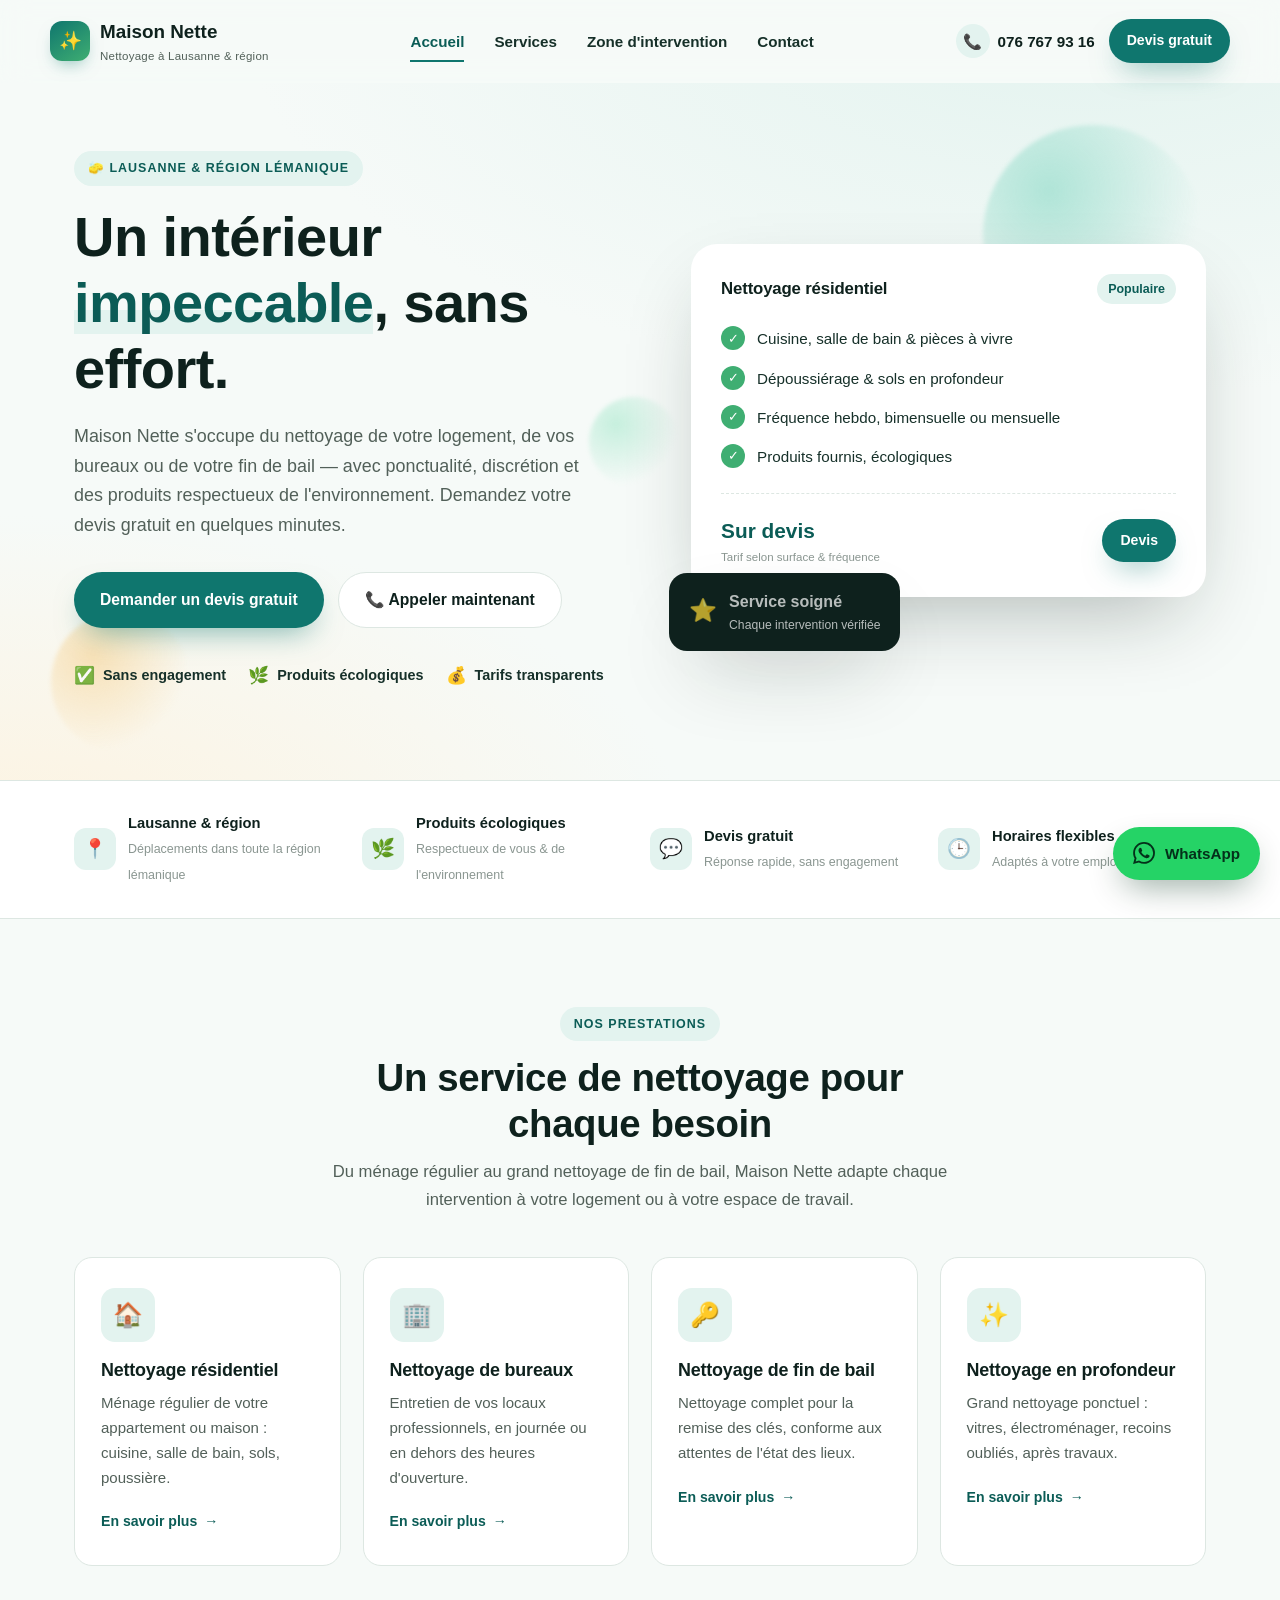
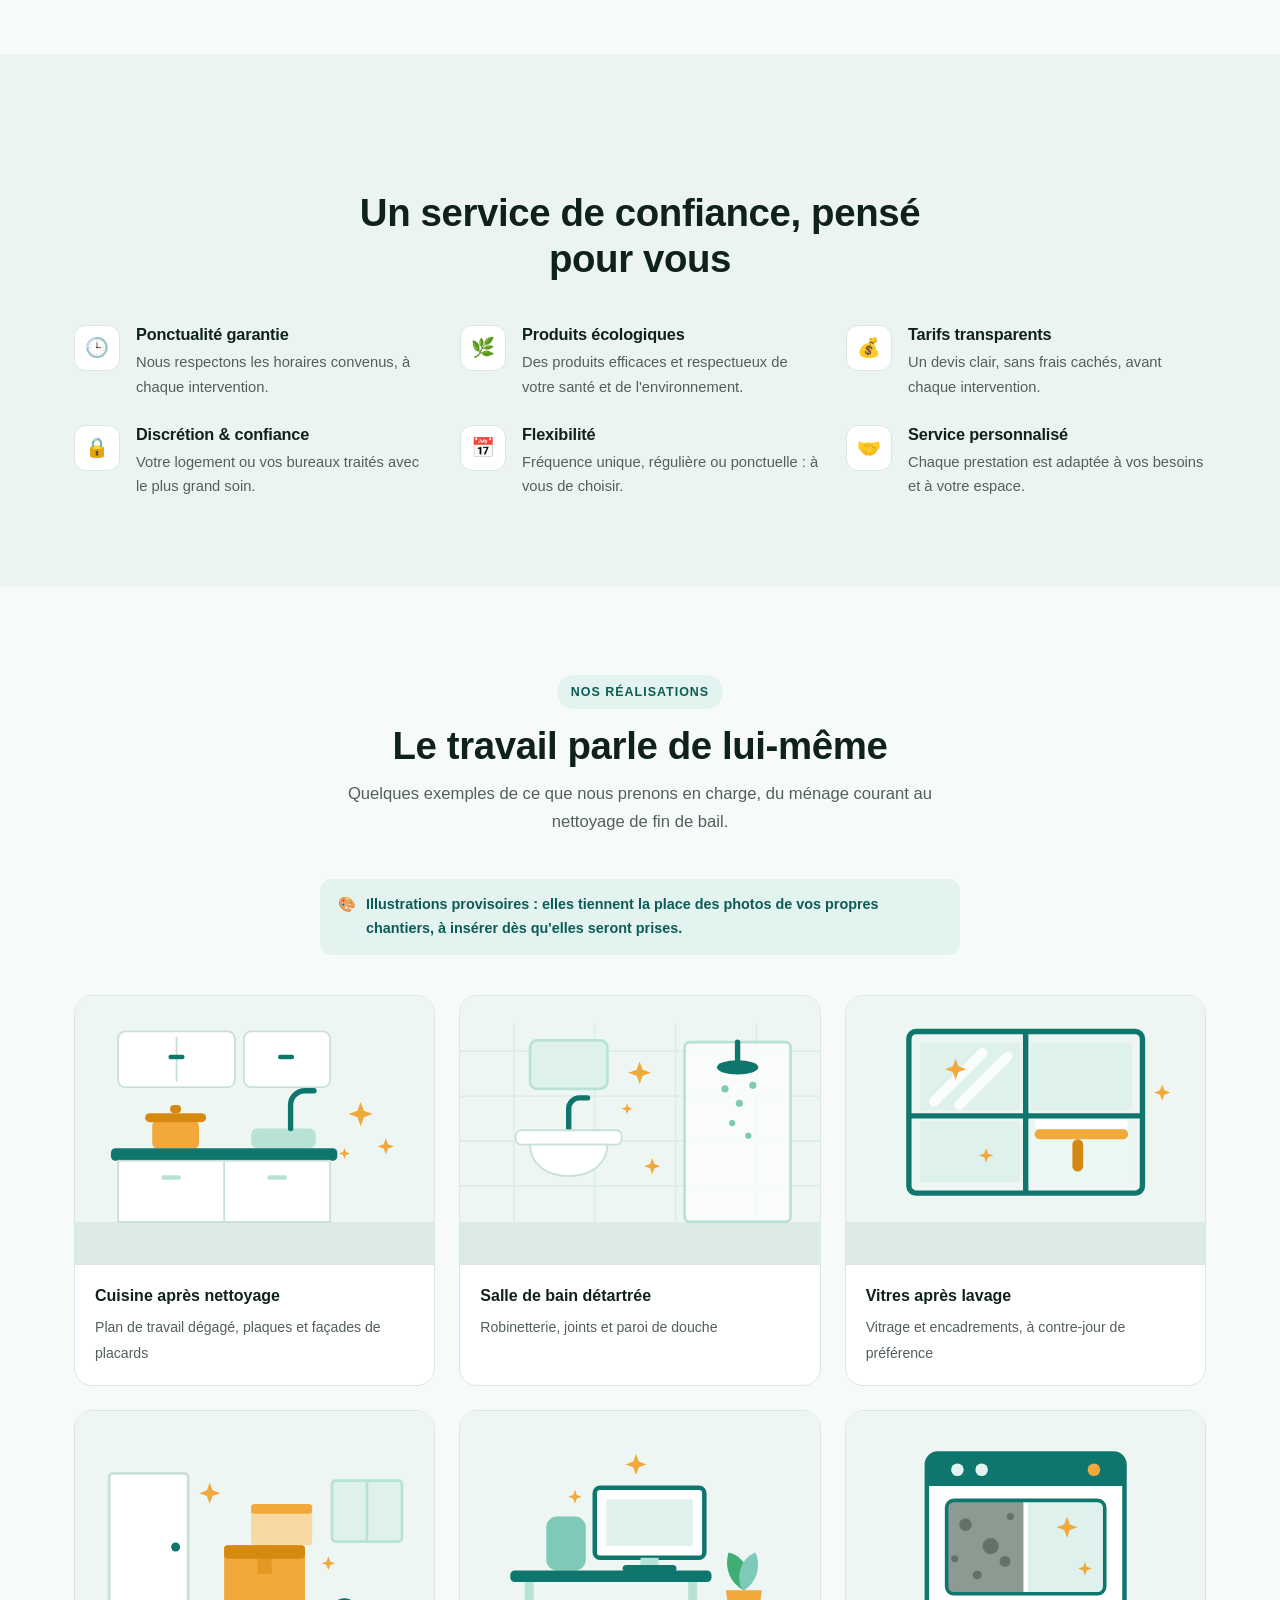
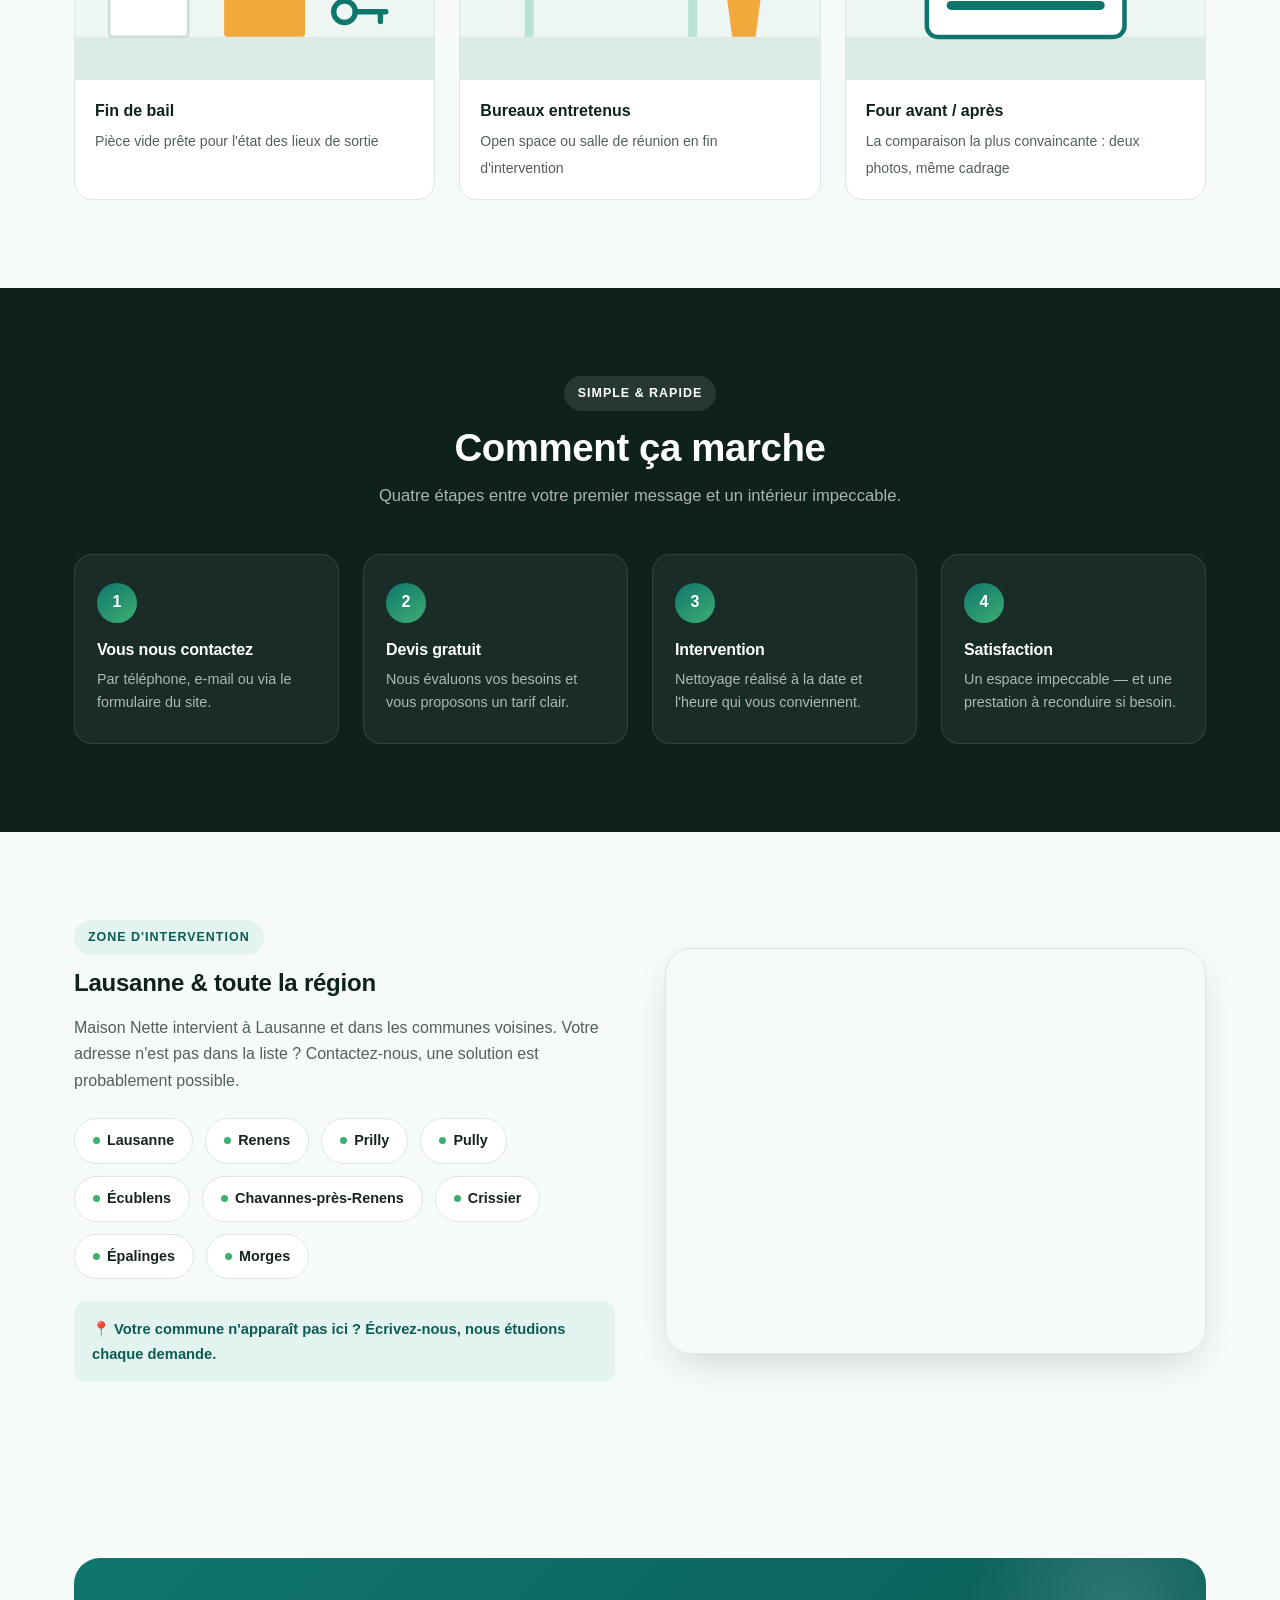
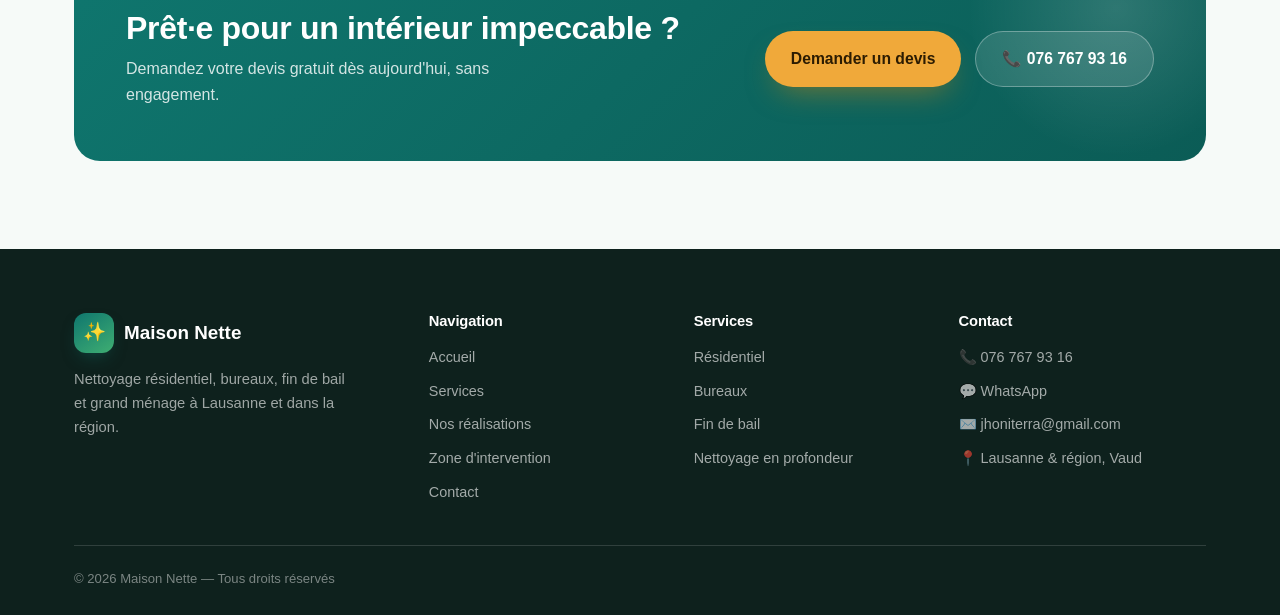
<file: index.html>
<!DOCTYPE html>
<html lang="fr">
<head>
<meta charset="UTF-8" />
<meta name="viewport" content="width=device-width, initial-scale=1" />
<title>Maison Nette — Nettoyage résidentiel &amp; bureaux à Lausanne</title>
<meta name="description" content="Maison Nette : service de nettoyage résidentiel, bureaux, fin de bail et ménage en profondeur à Lausanne et dans la région (Renens, Prilly, Pully, Écublens, Morges). Devis gratuit." />
<link rel="canonical" href="https://jhoniterra-byte.github.io/Supermercados-/" />
<meta property="og:url" content="https://jhoniterra-byte.github.io/Supermercados-/" />
<meta property="og:type" content="website" />
<meta property="og:site_name" content="Maison Nette" />
<meta property="og:locale" content="fr_CH" />
<meta property="og:title" content="Maison Nette — Nettoyage résidentiel &amp; bureaux à Lausanne" />
<meta property="og:description" content="Nettoyage résidentiel, bureaux, fin de bail et grand ménage à Lausanne et dans la région. Devis gratuit, sans engagement." />
<meta name="twitter:card" content="summary" />
<script type="application/ld+json">
{
  "@context": "https://schema.org",
  "@type": "HouseCleaningService",
  "name": "Maison Nette",
  "description": "Nettoyage résidentiel, bureaux, fin de bail et nettoyage en profondeur à Lausanne et dans la région lémanique.",
  "telephone": "+41767679316",
  "email": "jhoniterra@gmail.com",
  "address": { "@type": "PostalAddress", "addressLocality": "Lausanne", "addressRegion": "VD", "addressCountry": "CH" },
  "areaServed": [
    { "@type": "City", "name": "Lausanne" }, { "@type": "City", "name": "Renens" },
    { "@type": "City", "name": "Prilly" }, { "@type": "City", "name": "Pully" },
    { "@type": "City", "name": "Écublens" }, { "@type": "City", "name": "Chavannes-près-Renens" },
    { "@type": "City", "name": "Crissier" }, { "@type": "City", "name": "Épalinges" },
    { "@type": "City", "name": "Morges" }
  ],
  "openingHoursSpecification": [
    { "@type": "OpeningHoursSpecification",
      "dayOfWeek": ["Monday","Tuesday","Wednesday","Thursday","Friday"],
      "opens": "08:00", "closes": "18:00" },
    { "@type": "OpeningHoursSpecification", "dayOfWeek": "Saturday", "opens": "09:00", "closes": "13:00" }
  ]
}
</script>
<script>document.documentElement.classList.add("js");</script>
<link rel="stylesheet" href="assets/css/style.css" />
</head>
<body>

<div class="scroll-progress"></div>

<header class="site-header">
  <div class="wrap header-inner">
    <a href="index.html" class="brand">
      <span class="brand-mark">✨</span>
      <span>Maison Nette<small>Nettoyage à Lausanne &amp; région</small></span>
    </a>

    <nav class="main-nav">
      <a href="index.html" class="active">Accueil</a>
      <a href="services.html">Services</a>
      <a href="index.html#zone">Zone d'intervention</a>
      <a href="contact.html">Contact</a>
    </nav>

    <div class="header-actions">
      <a class="header-phone" href="tel:+41767679316">
        <span class="ico">📞</span>
        <span class="text">076 767 93 16</span>
      </a>
      <a class="btn btn-primary btn-sm" href="contact.html">Devis gratuit</a>
      <button class="menu-toggle" aria-label="Ouvrir le menu"><span></span></button>
    </div>
  </div>
</header>

<main>

  <!-- ============================================================ Hero -->
  <section class="hero">
    <div class="hero-bg"></div>
    <span class="orb orb1"></span>
    <span class="orb orb2"></span>
    <span class="orb orb3"></span>

    <div class="wrap hero-grid">
      <div class="hero-copy">
        <span class="eyebrow" data-reveal>🧽 Lausanne &amp; région lémanique</span>
        <h1 data-reveal style="--d:80ms">Un intérieur <em>impeccable</em>, sans effort.</h1>
        <p data-reveal style="--d:140ms">
          Maison Nette s'occupe du nettoyage de votre logement, de vos bureaux ou de votre
          fin de bail — avec ponctualité, discrétion et des produits respectueux de
          l'environnement. Demandez votre devis gratuit en quelques minutes.
        </p>

        <div class="hero-cta" data-reveal style="--d:200ms">
          <a class="btn btn-primary" href="contact.html">Demander un devis gratuit</a>
          <a class="btn btn-ghost" href="tel:+41767679316">📞 Appeler maintenant</a>
        </div>

        <ul class="hero-trust" data-reveal style="--d:260ms">
          <li><span class="ico">✅</span> Sans engagement</li>
          <li><span class="ico">🌿</span> Produits écologiques</li>
          <li><span class="ico">💰</span> Tarifs transparents</li>
        </ul>
      </div>

      <div class="hero-visual" data-reveal style="--d:180ms">
        <div class="hero-card">
          <div class="hero-card-head">
            <h3>Nettoyage résidentiel</h3>
            <span>Populaire</span>
          </div>
          <ul class="hero-check-list">
            <li><span class="tick">✓</span> Cuisine, salle de bain &amp; pièces à vivre</li>
            <li><span class="tick">✓</span> Dépoussiérage &amp; sols en profondeur</li>
            <li><span class="tick">✓</span> Fréquence hebdo, bimensuelle ou mensuelle</li>
            <li><span class="tick">✓</span> Produits fournis, écologiques</li>
          </ul>
          <div class="hero-card-foot">
            <div class="price">Sur devis<small>Tarif selon surface &amp; fréquence</small></div>
            <a class="btn btn-primary btn-sm" href="contact.html?service=residentiel">Devis</a>
          </div>
        </div>
        <div class="floating-badge">
          <span class="ico">⭐</span>
          <span><strong>Service soigné</strong><span>Chaque intervention vérifiée</span></span>
        </div>
      </div>
    </div>
  </section>

  <!-- ---------------------------------------------------------- Atouts -->
  <section class="trust-strip">
    <div class="wrap">
      <div class="trust-item" data-reveal>
        <span class="ico">📍</span>
        <span><strong>Lausanne &amp; région</strong><small>Déplacements dans toute la région lémanique</small></span>
      </div>
      <div class="trust-item" data-reveal style="--d:60ms">
        <span class="ico">🌿</span>
        <span><strong>Produits écologiques</strong><small>Respectueux de vous &amp; de l'environnement</small></span>
      </div>
      <div class="trust-item" data-reveal style="--d:120ms">
        <span class="ico">💬</span>
        <span><strong>Devis gratuit</strong><small>Réponse rapide, sans engagement</small></span>
      </div>
      <div class="trust-item" data-reveal style="--d:180ms">
        <span class="ico">🕒</span>
        <span><strong>Horaires flexibles</strong><small>Adaptés à votre emploi du temps</small></span>
      </div>
    </div>
  </section>

  <!-- -------------------------------------------------------- Services -->
  <section class="section" id="services">
    <div class="wrap">
      <div class="section-head center">
        <span class="eyebrow" data-reveal>Nos prestations</span>
        <h2 data-reveal style="--d:60ms">Un service de nettoyage pour chaque besoin</h2>
        <p data-reveal style="--d:100ms">
          Du ménage régulier au grand nettoyage de fin de bail, Maison Nette adapte chaque
          intervention à votre logement ou à votre espace de travail.
        </p>
      </div>

      <div class="service-grid" data-stagger="80">
        <a class="service-card" href="services.html#residentiel" data-reveal>
          <span class="service-ico">🏠</span>
          <h3>Nettoyage résidentiel</h3>
          <p>Ménage régulier de votre appartement ou maison : cuisine, salle de bain, sols, poussière.</p>
          <span class="service-link">En savoir plus <span class="arrow">→</span></span>
        </a>

        <a class="service-card" href="services.html#bureaux" data-reveal>
          <span class="service-ico">🏢</span>
          <h3>Nettoyage de bureaux</h3>
          <p>Entretien de vos locaux professionnels, en journée ou en dehors des heures d'ouverture.</p>
          <span class="service-link">En savoir plus <span class="arrow">→</span></span>
        </a>

        <a class="service-card" href="services.html#fin-de-bail" data-reveal>
          <span class="service-ico">🔑</span>
          <h3>Nettoyage de fin de bail</h3>
          <p>Nettoyage complet pour la remise des clés, conforme aux attentes de l'état des lieux.</p>
          <span class="service-link">En savoir plus <span class="arrow">→</span></span>
        </a>

        <a class="service-card" href="services.html#profond" data-reveal>
          <span class="service-ico">✨</span>
          <h3>Nettoyage en profondeur</h3>
          <p>Grand nettoyage ponctuel : vitres, électroménager, recoins oubliés, après travaux.</p>
          <span class="service-link">En savoir plus <span class="arrow">→</span></span>
        </a>
      </div>
    </div>
  </section>

  <!-- ---------------------------------------------------------- Pourquoi -->
  <section class="section" style="background:var(--paper-deep)">
    <div class="wrap">
      <div class="section-head center">
        <span class="eyebrow" data-reveal>Pourquoi Maison Nette</span>
        <h2 data-reveal style="--d:60ms">Un service de confiance, pensé pour vous</h2>
      </div>

      <div class="feature-grid" data-stagger="70">
        <div class="feature-card" data-reveal>
          <span class="feature-ico">🕒</span>
          <div><h3>Ponctualité garantie</h3><p>Nous respectons les horaires convenus, à chaque intervention.</p></div>
        </div>
        <div class="feature-card" data-reveal>
          <span class="feature-ico">🌿</span>
          <div><h3>Produits écologiques</h3><p>Des produits efficaces et respectueux de votre santé et de l'environnement.</p></div>
        </div>
        <div class="feature-card" data-reveal>
          <span class="feature-ico">💰</span>
          <div><h3>Tarifs transparents</h3><p>Un devis clair, sans frais cachés, avant chaque intervention.</p></div>
        </div>
        <div class="feature-card" data-reveal>
          <span class="feature-ico">🔒</span>
          <div><h3>Discrétion &amp; confiance</h3><p>Votre logement ou vos bureaux traités avec le plus grand soin.</p></div>
        </div>
        <div class="feature-card" data-reveal>
          <span class="feature-ico">📅</span>
          <div><h3>Flexibilité</h3><p>Fréquence unique, régulière ou ponctuelle : à vous de choisir.</p></div>
        </div>
        <div class="feature-card" data-reveal>
          <span class="feature-ico">🤝</span>
          <div><h3>Service personnalisé</h3><p>Chaque prestation est adaptée à vos besoins et à votre espace.</p></div>
        </div>
      </div>
    </div>
  </section>

  <!-- --------------------------------------------------- Nos réalisations -->
  <section class="section" id="realisations">
    <div class="wrap">
      <div class="section-head center">
        <span class="eyebrow" data-reveal>Nos réalisations</span>
        <h2 data-reveal style="--d:60ms">Le travail parle de lui-même</h2>
        <p data-reveal style="--d:100ms">
          Quelques exemples de ce que nous prenons en charge, du ménage courant
          au nettoyage de fin de bail.
        </p>
      </div>

      <p class="gallery-note" data-reveal>
        <span aria-hidden="true">🎨</span>
        <span>Illustrations provisoires : elles tiennent la place des photos
        de vos propres chantiers, à insérer dès qu'elles seront prises.</span>
      </p>

      <div class="gallery" data-stagger="70">
        <figure class="shot" data-reveal>
          <div class="shot-frame"><svg viewBox="0 0 400 300" role="img" aria-label="Illustration d'une cuisine nettoyée" preserveAspectRatio="xMidYMid slice"><rect width="400" height="300" fill="#eef6f3"/><rect y="252" width="400" height="48" fill="#dcebe5"/><rect x="48" y="40" width="130" height="62" rx="8" fill="#ffffff" stroke="#c8e0d8" stroke-width="2"/><rect x="188" y="40" width="96" height="62" rx="8" fill="#ffffff" stroke="#c8e0d8" stroke-width="2"/><line x1="113" y1="46" x2="113" y2="96" stroke="#c8e0d8" stroke-width="2"/><rect x="104" y="66" width="18" height="5" rx="2.5" fill="#0f766e"/><rect x="226" y="66" width="18" height="5" rx="2.5" fill="#0f766e"/><rect x="196" y="148" width="72" height="22" rx="7" fill="#b9e2d6"/><path d="M240 148v-26a16 16 0 0 1 16-16h10" fill="none" stroke="#0f766e" stroke-width="6" stroke-linecap="round"/><rect x="86" y="140" width="52" height="30" rx="5" fill="#f0a93a"/><rect x="78" y="131" width="68" height="10" rx="5" fill="#d6890f"/><rect x="106" y="122" width="12" height="9" rx="4" fill="#d6890f"/><rect x="40" y="170" width="252" height="14" rx="5" fill="#0f766e"/><rect x="48" y="184" width="236" height="68" fill="#ffffff" stroke="#c8e0d8" stroke-width="2"/><line x1="166" y1="184" x2="166" y2="252" stroke="#c8e0d8" stroke-width="2"/><rect x="96" y="200" width="22" height="5" rx="2.5" fill="#b9e2d6"/><rect x="214" y="200" width="22" height="5" rx="2.5" fill="#b9e2d6"/><g fill="#f0a93a"><path d="M0-9L2.4-2.4L9 0L2.4 2.4L0 9L-2.4 2.4L-9 0L-2.4-2.4Z" transform="translate(318 132) scale(1.5)"/><path d="M0-9L2.4-2.4L9 0L2.4 2.4L0 9L-2.4 2.4L-9 0L-2.4-2.4Z" transform="translate(346 168) scale(1.0)"/><path d="M0-9L2.4-2.4L9 0L2.4 2.4L0 9L-2.4 2.4L-9 0L-2.4-2.4Z" transform="translate(300 176) scale(0.7)"/></g></svg></div>
          <figcaption>
            <strong>Cuisine après nettoyage</strong>
            <span>Plan de travail dégagé, plaques et façades de placards</span>
          </figcaption>
        </figure>

        <figure class="shot" data-reveal>
          <div class="shot-frame"><svg viewBox="0 0 400 300" role="img" aria-label="Illustration d'une salle de bain détartrée" preserveAspectRatio="xMidYMid slice"><rect width="400" height="300" fill="#eef6f3"/><rect y="252" width="400" height="48" fill="#dcebe5"/><g stroke="#dceee8" stroke-width="2"><line x1="0" y1="62" x2="400" y2="62"/><line x1="0" y1="112" x2="400" y2="112"/><line x1="0" y1="162" x2="400" y2="162"/><line x1="0" y1="212" x2="400" y2="212"/><line x1="60" y1="30" x2="60" y2="252"/><line x1="150" y1="30" x2="150" y2="252"/><line x1="240" y1="30" x2="240" y2="252"/><line x1="330" y1="30" x2="330" y2="252"/></g><rect x="78" y="50" width="86" height="54" rx="8" fill="#dff1ec" stroke="#b9e2d6" stroke-width="3"/><rect x="250" y="52" width="118" height="200" rx="6" fill="#ffffff" opacity=".7"/><rect x="250" y="52" width="118" height="200" rx="6" fill="none" stroke="#b9e2d6" stroke-width="3"/><path d="M309 52v22" stroke="#0f766e" stroke-width="6" stroke-linecap="round"/><ellipse cx="309" cy="80" rx="23" ry="8" fill="#0f766e"/><g fill="#7fc9b8"><circle cx="295" cy="104" r="4"/><circle cx="311" cy="120" r="4"/><circle cx="326" cy="100" r="4"/><circle cx="303" cy="142" r="3.5"/><circle cx="321" cy="156" r="3.5"/></g><path d="M121 150v-24a12 12 0 0 1 12-12h9" fill="none" stroke="#0f766e" stroke-width="6" stroke-linecap="round"/><rect x="62" y="150" width="118" height="16" rx="6" fill="#ffffff" stroke="#c8e0d8" stroke-width="2"/><path d="M78 166h86c0 22-19 35-43 35s-43-13-43-35Z" fill="#ffffff" stroke="#c8e0d8" stroke-width="2"/><g fill="#f0a93a"><path d="M0-9L2.4-2.4L9 0L2.4 2.4L0 9L-2.4 2.4L-9 0L-2.4-2.4Z" transform="translate(200 86) scale(1.4)"/><path d="M0-9L2.4-2.4L9 0L2.4 2.4L0 9L-2.4 2.4L-9 0L-2.4-2.4Z" transform="translate(214 190) scale(1.0)"/><path d="M0-9L2.4-2.4L9 0L2.4 2.4L0 9L-2.4 2.4L-9 0L-2.4-2.4Z" transform="translate(186 126) scale(0.7)"/></g></svg></div>
          <figcaption>
            <strong>Salle de bain détartrée</strong>
            <span>Robinetterie, joints et paroi de douche</span>
          </figcaption>
        </figure>

        <figure class="shot" data-reveal>
          <div class="shot-frame"><svg viewBox="0 0 400 300" role="img" aria-label="Illustration de vitres après lavage" preserveAspectRatio="xMidYMid slice"><rect width="400" height="300" fill="#eef6f3"/><rect y="252" width="400" height="48" fill="#dcebe5"/><rect x="82" y="52" width="112" height="76" fill="#dff1ec"/><rect x="206" y="52" width="112" height="76" fill="#dff1ec"/><rect x="82" y="140" width="112" height="68" fill="#dff1ec"/><rect x="206" y="140" width="112" height="68" fill="#eaf7f3"/><g stroke="#ffffff" stroke-width="11" stroke-linecap="round" opacity=".9"><line x1="98" y1="118" x2="152" y2="64"/><line x1="126" y1="122" x2="180" y2="68"/></g><rect x="210" y="138" width="104" height="11" rx="5.5" fill="#ffffff"/><rect x="210" y="149" width="104" height="11" rx="5.5" fill="#f0a93a"/><rect x="252" y="160" width="12" height="36" rx="6" fill="#d6890f"/><rect x="70" y="40" width="260" height="180" rx="8" fill="none" stroke="#0f766e" stroke-width="6"/><line x1="200" y1="40" x2="200" y2="220" stroke="#0f766e" stroke-width="6"/><line x1="70" y1="134" x2="330" y2="134" stroke="#0f766e" stroke-width="6"/><g fill="#f0a93a"><path d="M0-9L2.4-2.4L9 0L2.4 2.4L0 9L-2.4 2.4L-9 0L-2.4-2.4Z" transform="translate(122 82) scale(1.3)"/><path d="M0-9L2.4-2.4L9 0L2.4 2.4L0 9L-2.4 2.4L-9 0L-2.4-2.4Z" transform="translate(156 178) scale(0.9)"/><path d="M0-9L2.4-2.4L9 0L2.4 2.4L0 9L-2.4 2.4L-9 0L-2.4-2.4Z" transform="translate(352 108) scale(1.0)"/></g></svg></div>
          <figcaption>
            <strong>Vitres après lavage</strong>
            <span>Vitrage et encadrements, à contre-jour de préférence</span>
          </figcaption>
        </figure>

        <figure class="shot" data-reveal>
          <div class="shot-frame"><svg viewBox="0 0 400 300" role="img" aria-label="Illustration d'un logement vide prêt pour l'état des lieux" preserveAspectRatio="xMidYMid slice"><rect width="400" height="300" fill="#eef6f3"/><rect y="252" width="400" height="48" fill="#dcebe5"/><rect x="38" y="70" width="88" height="182" rx="4" fill="#ffffff" stroke="#c8e0d8" stroke-width="3"/><circle cx="112" cy="152" r="5" fill="#0f766e"/><rect x="286" y="78" width="78" height="68" rx="4" fill="#dff1ec" stroke="#b9e2d6" stroke-width="3"/><line x1="325" y1="78" x2="325" y2="146" stroke="#b9e2d6" stroke-width="3"/><rect x="196" y="104" width="68" height="46" rx="4" fill="#f8d9a3"/><rect x="196" y="104" width="68" height="11" rx="4" fill="#f0a93a"/><rect x="166" y="150" width="90" height="102" rx="4" fill="#f0a93a"/><rect x="166" y="150" width="90" height="15" rx="4" fill="#d6890f"/><rect x="203" y="150" width="16" height="32" fill="#d6890f" opacity=".5"/><circle cx="300" cy="224" r="12" fill="none" stroke="#0f766e" stroke-width="6"/><path d="M312 224h34" stroke="#0f766e" stroke-width="6" stroke-linecap="round"/><path d="M340 224v11" stroke="#0f766e" stroke-width="6" stroke-linecap="round"/><g fill="#f0a93a"><path d="M0-9L2.4-2.4L9 0L2.4 2.4L0 9L-2.4 2.4L-9 0L-2.4-2.4Z" transform="translate(150 92) scale(1.3)"/><path d="M0-9L2.4-2.4L9 0L2.4 2.4L0 9L-2.4 2.4L-9 0L-2.4-2.4Z" transform="translate(282 170) scale(0.85)"/></g></svg></div>
          <figcaption>
            <strong>Fin de bail</strong>
            <span>Pièce vide prête pour l'état des lieux de sortie</span>
          </figcaption>
        </figure>

        <figure class="shot" data-reveal>
          <div class="shot-frame"><svg viewBox="0 0 400 300" role="img" aria-label="Illustration de bureaux entretenus" preserveAspectRatio="xMidYMid slice"><rect width="400" height="300" fill="#eef6f3"/><rect y="252" width="400" height="48" fill="#dcebe5"/><rect x="150" y="86" width="122" height="78" rx="6" fill="#ffffff" stroke="#0f766e" stroke-width="5"/><rect x="163" y="99" width="96" height="52" fill="#dff1ec"/><rect x="201" y="164" width="20" height="14" fill="#b9e2d6"/><rect x="181" y="172" width="60" height="8" rx="4" fill="#0f766e"/><rect x="96" y="118" width="44" height="60" rx="12" fill="#7fc9b8"/><rect x="56" y="178" width="224" height="13" rx="5" fill="#0f766e"/><rect x="72" y="191" width="10" height="61" fill="#b9e2d6"/><rect x="254" y="191" width="10" height="61" fill="#b9e2d6"/><path d="M316 200c-16-8-22-26-17-42 15 3 25 19 23 37" fill="#3fae72"/><path d="M316 200c15-9 19-27 13-42-14 5-21 21-17 37" fill="#7fc9b8"/><path d="M296 200h40l-7 52h-26Z" fill="#f0a93a"/><g fill="#f0a93a"><path d="M0-9L2.4-2.4L9 0L2.4 2.4L0 9L-2.4 2.4L-9 0L-2.4-2.4Z" transform="translate(196 60) scale(1.3)"/><path d="M0-9L2.4-2.4L9 0L2.4 2.4L0 9L-2.4 2.4L-9 0L-2.4-2.4Z" transform="translate(128 96) scale(0.85)"/></g></svg></div>
          <figcaption>
            <strong>Bureaux entretenus</strong>
            <span>Open space ou salle de réunion en fin d'intervention</span>
          </figcaption>
        </figure>

        <figure class="shot" data-reveal>
          <div class="shot-frame"><svg viewBox="0 0 400 300" role="img" aria-label="Illustration d'un four avant et après nettoyage" preserveAspectRatio="xMidYMid slice"><rect width="400" height="300" fill="#eef6f3"/><rect y="252" width="400" height="48" fill="#dcebe5"/><defs><clipPath id="ovenGlass"><rect x="112" y="100" width="176" height="104" rx="8"/></clipPath></defs><rect x="90" y="48" width="220" height="204" rx="12" fill="#ffffff" stroke="#0f766e" stroke-width="5"/><rect x="90" y="48" width="220" height="36" rx="12" fill="#0f766e"/><rect x="90" y="72" width="220" height="12" fill="#0f766e"/><circle cx="124" cy="66" r="7" fill="#e3f3ef"/><circle cx="151" cy="66" r="7" fill="#e3f3ef"/><circle cx="276" cy="66" r="7" fill="#f0a93a"/><g clip-path="url(#ovenGlass)"><rect x="112" y="100" width="88" height="104" fill="#8d9a91"/><rect x="200" y="100" width="88" height="104" fill="#dff1ec"/><g fill="#5d6b62" opacity=".85"><circle cx="133" cy="127" r="7"/><circle cx="161" cy="151" r="9"/><circle cx="146" cy="183" r="5"/><circle cx="183" cy="118" r="4"/><circle cx="177" cy="168" r="6"/><circle cx="121" cy="165" r="4"/></g></g><line x1="200" y1="100" x2="200" y2="204" stroke="#ffffff" stroke-width="5"/><rect x="112" y="100" width="176" height="104" rx="8" fill="none" stroke="#0f766e" stroke-width="4"/><rect x="112" y="212" width="176" height="10" rx="5" fill="#0f766e"/><g fill="#f0a93a"><path d="M0-9L2.4-2.4L9 0L2.4 2.4L0 9L-2.4 2.4L-9 0L-2.4-2.4Z" transform="translate(246 130) scale(1.3)"/><path d="M0-9L2.4-2.4L9 0L2.4 2.4L0 9L-2.4 2.4L-9 0L-2.4-2.4Z" transform="translate(266 176) scale(0.85)"/></g></svg></div>
          <figcaption>
            <strong>Four avant / après</strong>
            <span>La comparaison la plus convaincante : deux photos, même cadrage</span>
          </figcaption>
        </figure>
      </div>
    </div>
  </section>

  <!-- --------------------------------------------------------- Process -->
  <section class="section process-section">
    <div class="wrap">
      <div class="section-head center">
        <span class="eyebrow" data-reveal>Simple &amp; rapide</span>
        <h2 data-reveal style="--d:60ms">Comment ça marche</h2>
        <p data-reveal style="--d:100ms">Quatre étapes entre votre premier message et un intérieur impeccable.</p>
      </div>

      <div class="process-grid" data-stagger="90">
        <div class="process-step" data-reveal>
          <span class="num">1</span>
          <h3>Vous nous contactez</h3>
          <p>Par téléphone, e-mail ou via le formulaire du site.</p>
        </div>
        <div class="process-step" data-reveal>
          <span class="num">2</span>
          <h3>Devis gratuit</h3>
          <p>Nous évaluons vos besoins et vous proposons un tarif clair.</p>
        </div>
        <div class="process-step" data-reveal>
          <span class="num">3</span>
          <h3>Intervention</h3>
          <p>Nettoyage réalisé à la date et l'heure qui vous conviennent.</p>
        </div>
        <div class="process-step" data-reveal>
          <span class="num">4</span>
          <h3>Satisfaction</h3>
          <p>Un espace impeccable — et une prestation à reconduire si besoin.</p>
        </div>
      </div>
    </div>
  </section>

  <!-- ------------------------------------------------------------- Zone -->
  <section class="section" id="zone">
    <div class="wrap zone-grid">
      <div>
        <span class="eyebrow" data-reveal>Zone d'intervention</span>
        <h2 data-reveal style="--d:60ms;margin:14px 0 18px">Lausanne &amp; toute la région</h2>
        <p data-reveal style="--d:100ms;color:var(--text-muted);margin-bottom:24px">
          Maison Nette intervient à Lausanne et dans les communes voisines. Votre adresse
          n'est pas dans la liste ? Contactez-nous, une solution est probablement possible.
        </p>
        <div class="zone-list" data-reveal style="--d:140ms">
          <span class="zone-pill"><span class="dot"></span> Lausanne</span>
          <span class="zone-pill"><span class="dot"></span> Renens</span>
          <span class="zone-pill"><span class="dot"></span> Prilly</span>
          <span class="zone-pill"><span class="dot"></span> Pully</span>
          <span class="zone-pill"><span class="dot"></span> Écublens</span>
          <span class="zone-pill"><span class="dot"></span> Chavannes-près-Renens</span>
          <span class="zone-pill"><span class="dot"></span> Crissier</span>
          <span class="zone-pill"><span class="dot"></span> Épalinges</span>
          <span class="zone-pill"><span class="dot"></span> Morges</span>
        </div>
        <div class="zone-note" data-reveal style="--d:180ms">
          📍 Votre commune n'apparaît pas ici ? Écrivez-nous, nous étudions chaque demande.
        </div>
      </div>
      <div class="zone-map" data-reveal style="--d:120ms">
        <iframe
          src="https://www.google.com/maps?q=Lausanne,+Suisse&output=embed"
          loading="lazy"
          referrerpolicy="no-referrer-when-downgrade"
          title="Carte de la zone d'intervention autour de Lausanne"
        ></iframe>
      </div>
    </div>
  </section>

  <!-- --------------------------------------------------------------- CTA -->
  <section class="section">
    <div class="wrap">
      <div class="cta-banner" data-reveal>
        <div>
          <h2>Prêt·e pour un intérieur impeccable ?</h2>
          <p>Demandez votre devis gratuit dès aujourd'hui, sans engagement.</p>
        </div>
        <div class="cta-actions">
          <a class="btn btn-gold" href="contact.html">Demander un devis</a>
          <a class="btn btn-ghost" href="tel:+41767679316">📞 076 767 93 16</a>
        </div>
      </div>
    </div>
  </section>

</main>

<footer class="site-footer">
  <div class="wrap">
    <div class="footer-grid">
      <div class="footer-brand">
        <a href="index.html" class="brand">
          <span class="brand-mark">✨</span>
          <span>Maison Nette</span>
        </a>
        <p>Nettoyage résidentiel, bureaux, fin de bail et grand ménage à Lausanne et dans la région.</p>
      </div>

      <div class="footer-col">
        <h4>Navigation</h4>
        <ul>
          <li><a href="index.html">Accueil</a></li>
          <li><a href="services.html">Services</a></li>
          <li><a href="index.html#realisations">Nos réalisations</a></li>
          <li><a href="index.html#zone">Zone d'intervention</a></li>
          <li><a href="contact.html">Contact</a></li>
        </ul>
      </div>

      <div class="footer-col">
        <h4>Services</h4>
        <ul>
          <li><a href="services.html#residentiel">Résidentiel</a></li>
          <li><a href="services.html#bureaux">Bureaux</a></li>
          <li><a href="services.html#fin-de-bail">Fin de bail</a></li>
          <li><a href="services.html#profond">Nettoyage en profondeur</a></li>
        </ul>
      </div>

      <div class="footer-col">
        <h4>Contact</h4>
        <ul>
          <li><a href="tel:+41767679316">📞 076 767 93 16</a></li>
          <li><a href="https://wa.me/41767679316?text=Bonjour%2C%20je%20souhaite%20un%20devis%20pour%20un%20nettoyage." target="_blank" rel="noopener noreferrer">💬 WhatsApp</a></li>
          <li><a href="mailto:jhoniterra@gmail.com">✉️ jhoniterra@gmail.com</a></li>
          <li>📍 Lausanne &amp; région, Vaud</li>
        </ul>
      </div>
    </div>

    <div class="footer-bottom">
      <span>© <span id="year">2026</span> Maison Nette — Tous droits réservés</span>
    </div>
  </div>
</footer>

<a class="wa-fab"
   href="https://wa.me/41767679316?text=Bonjour%2C%20je%20souhaite%20un%20devis%20pour%20un%20nettoyage."
   target="_blank" rel="noopener noreferrer"
   aria-label="Écrire à Maison Nette sur WhatsApp">
  <svg viewBox="0 0 24 24" fill="currentColor" aria-hidden="true"><path d="M17.472 14.382c-.297-.149-1.758-.867-2.03-.967-.273-.099-.471-.148-.67.15-.197.297-.767.966-.94 1.164-.173.199-.347.223-.644.075-.297-.149-1.255-.463-2.39-1.475-.883-.788-1.48-1.761-1.653-2.059-.173-.297-.018-.458.13-.606.134-.133.298-.347.446-.52.149-.174.198-.298.298-.497.099-.198.05-.371-.025-.52-.075-.149-.669-1.612-.916-2.207-.242-.579-.487-.5-.669-.51a12.8 12.8 0 0 0-.57-.01c-.198 0-.52.074-.792.372-.272.297-1.04 1.016-1.04 2.479 0 1.462 1.065 2.875 1.213 3.074.149.198 2.096 3.2 5.077 4.487.709.306 1.262.489 1.694.625.712.227 1.36.195 1.871.118.571-.085 1.758-.719 2.006-1.413.248-.694.248-1.289.173-1.413-.074-.124-.272-.198-.57-.347m-5.421 7.403h-.004a9.87 9.87 0 0 1-5.031-1.378l-.361-.214-3.741.982.998-3.648-.235-.374a9.86 9.86 0 0 1-1.51-5.26c.001-5.45 4.436-9.884 9.888-9.884a9.82 9.82 0 0 1 6.988 2.896 9.825 9.825 0 0 1 2.893 6.994c-.003 5.45-4.437 9.884-9.885 9.884m8.413-18.297A11.815 11.815 0 0 0 12.05 0C5.495 0 .16 5.335.157 11.892c0 2.096.547 4.142 1.588 5.945L.057 24l6.305-1.654a11.882 11.882 0 0 0 5.683 1.448h.005c6.554 0 11.89-5.335 11.893-11.893A11.821 11.821 0 0 0 20.464 3.488"/></svg>
  <span class="wa-label">WhatsApp</span>
</a>

<script src="assets/js/main.js"></script>
</body>
</html>
</file>
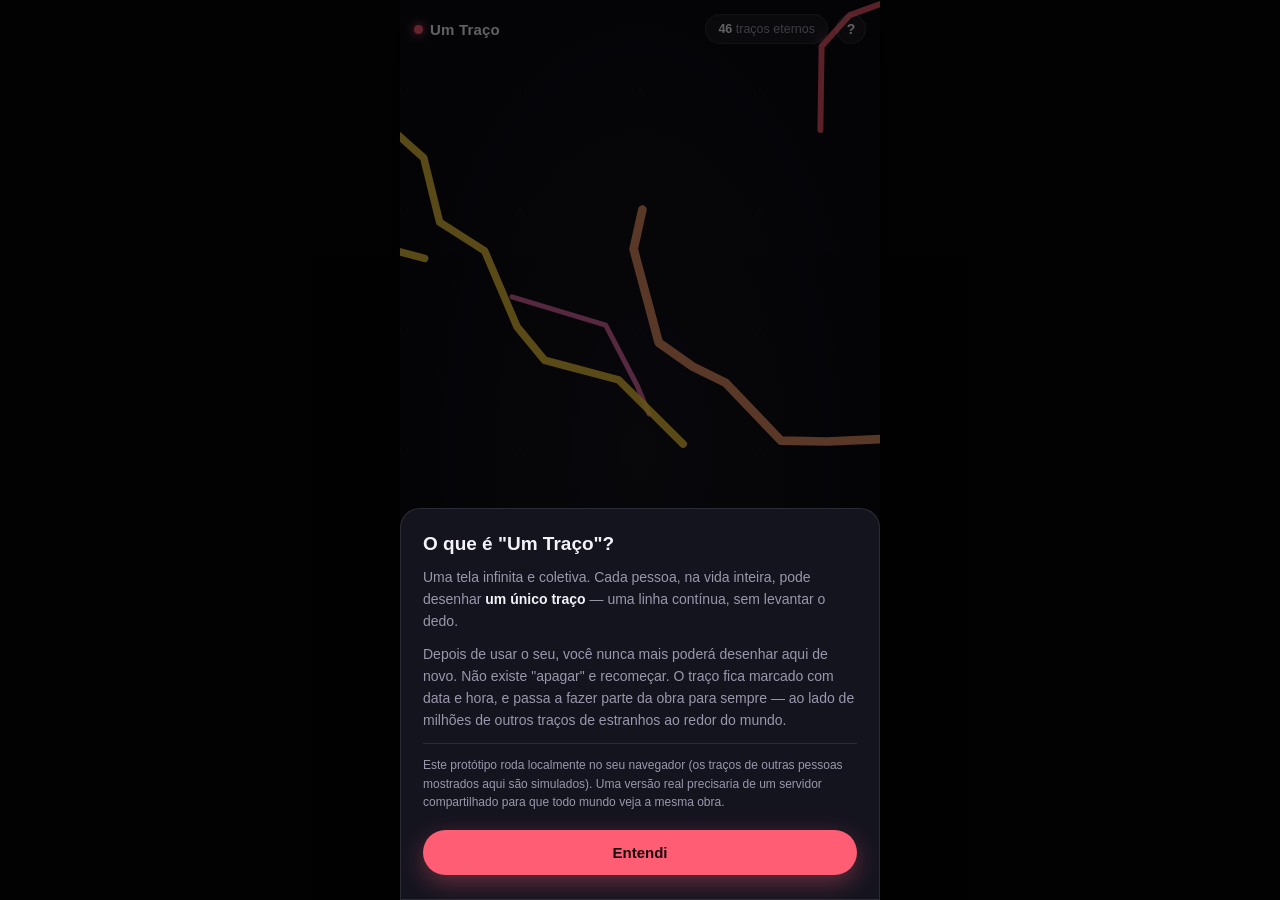
<file: um-traco/index.html>
<!DOCTYPE html>
<html lang="pt-BR">
<head>
<meta charset="UTF-8" />
<meta name="viewport" content="width=device-width, initial-scale=1, maximum-scale=1, user-scalable=no, viewport-fit=cover" />
<title>Um Traço — uma obra, um traço por pessoa, para sempre</title>
<meta name="description" content="Uma tela infinita e coletiva onde cada pessoa, na vida inteira, só pode desenhar um único traço." />
<meta name="theme-color" content="#0b0b12" />
<meta name="apple-mobile-web-app-capable" content="yes" />
<meta name="apple-mobile-web-app-status-bar-style" content="black-translucent" />
<meta name="apple-mobile-web-app-title" content="Um Traço" />
<link rel="manifest" href="manifest.webmanifest" />
<link rel="icon" href="icon.svg" type="image/svg+xml" />
<link rel="apple-touch-icon" href="icon.svg" />
<link rel="stylesheet" href="style.css" />
</head>
<body>

<div id="app">

  <canvas id="canvas"></canvas>

  <header class="topbar">
    <div class="brand">
      <span class="dot"></span>
      <span class="brand-name">Um Traço</span>
    </div>
    <button id="counterBtn" class="counter" type="button" aria-label="Ver quantos traços existem">
      <span id="strokeCount">—</span> traços eternos
    </button>
    <button id="infoBtn" class="icon-btn" type="button" aria-label="O que é isso?">?</button>
  </header>

  <div id="toast" class="toast" role="status" aria-live="polite"></div>

  <footer class="bottombar">
    <button id="drawToggleBtn" class="cta" type="button">
      Deixar meu traço
    </button>
    <p id="doneMsg" class="done-msg hidden">
      Você já deixou seu traço. Ele é seu, para sempre — explore a obra.
    </p>
  </footer>

  <div id="drawBanner" class="draw-banner hidden">
    Toque e arraste para desenhar. Solte para gravar seu traço — <strong>para sempre</strong>. Você só tem um.
    <button id="cancelDrawBtn" type="button">cancelar</button>
  </div>

</div>

<div id="infoModal" class="modal hidden">
  <div class="modal-card">
    <h2>O que é "Um Traço"?</h2>
    <p>
      Uma tela infinita e coletiva. Cada pessoa, na vida inteira, pode desenhar
      <strong>um único traço</strong> — uma linha contínua, sem levantar o dedo.
    </p>
    <p>
      Depois de usar o seu, você nunca mais poderá desenhar aqui de novo.
      Não existe "apagar" e recomeçar. O traço fica marcado com data e hora,
      e passa a fazer parte da obra para sempre — ao lado de milhões de outros
      traços de estranhos ao redor do mundo.
    </p>
    <p class="fine">
      Este protótipo roda localmente no seu navegador (os traços de outras
      pessoas mostrados aqui são simulados). Uma versão real precisaria de um
      servidor compartilhado para que todo mundo veja a mesma obra.
    </p>
    <button id="closeInfoBtn" class="cta" type="button">Entendi</button>
  </div>
</div>

<script src="app.js"></script>
</body>
</html>
</file>
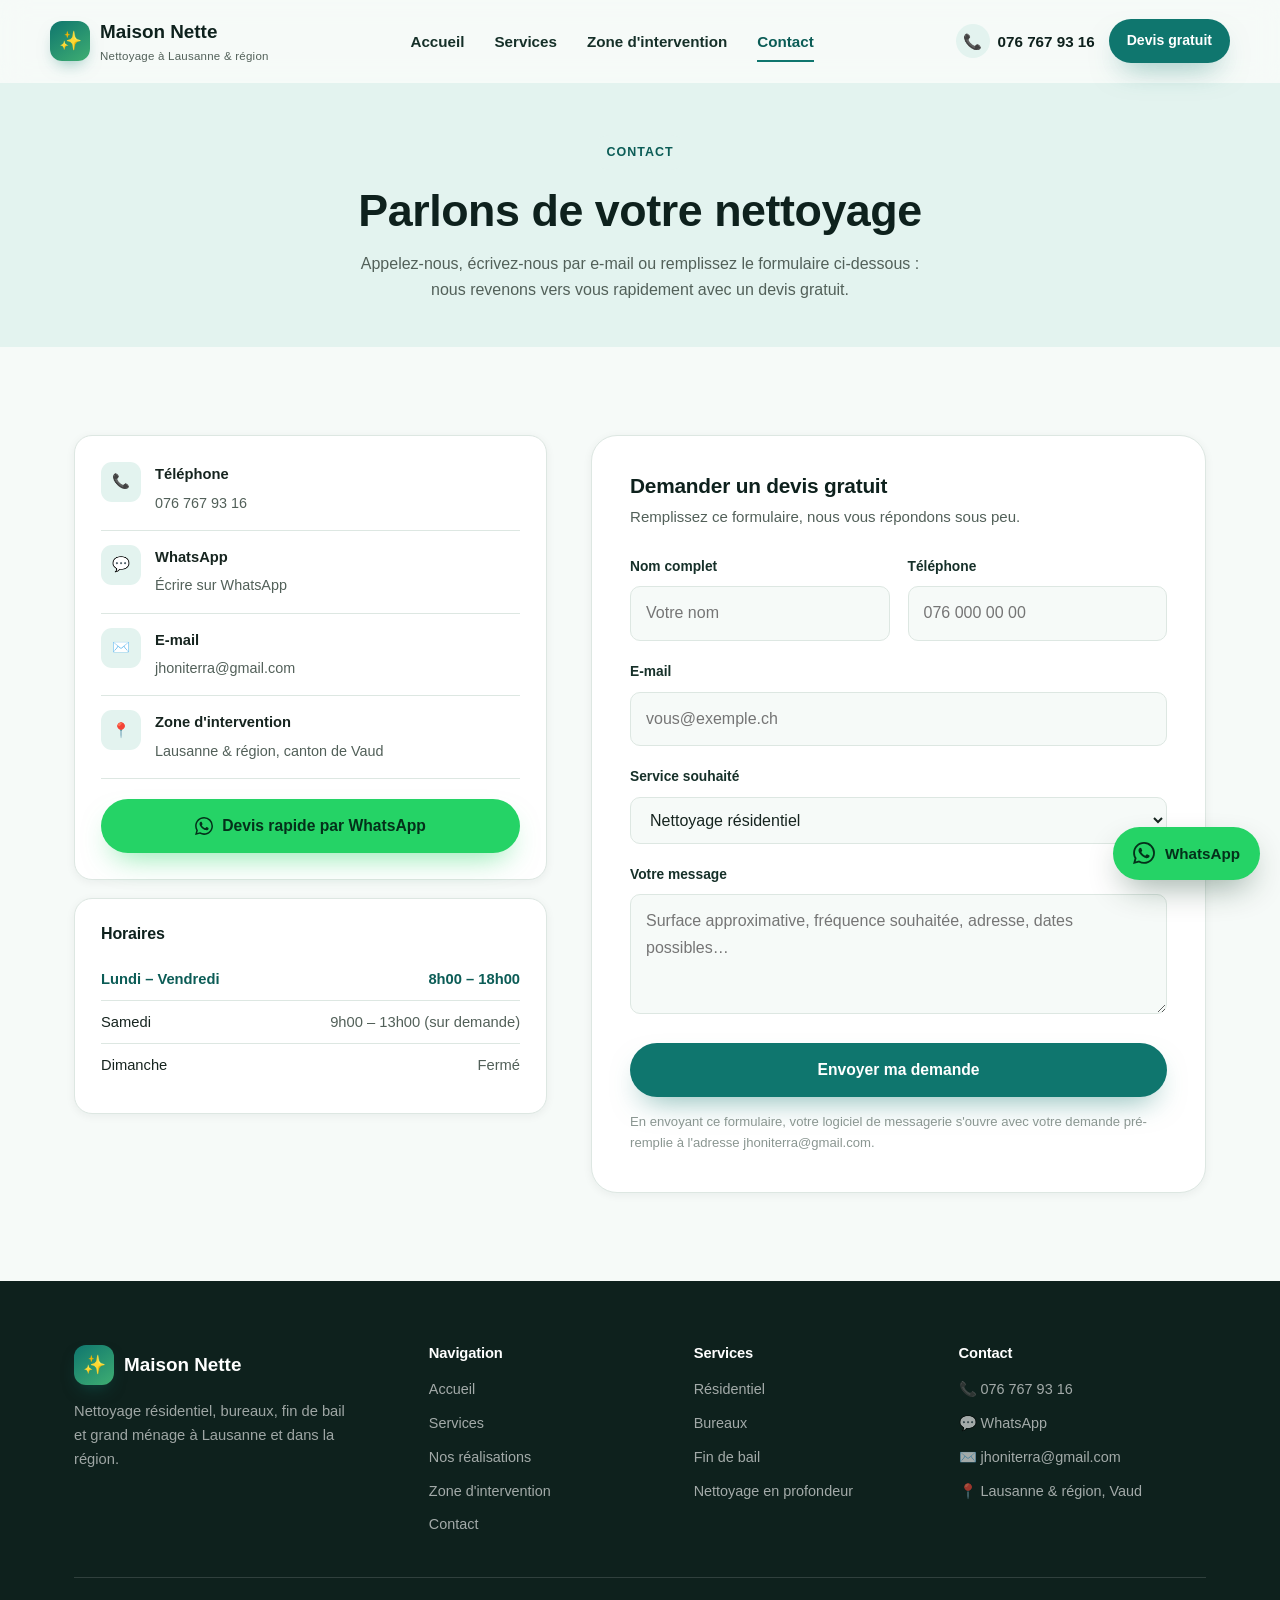
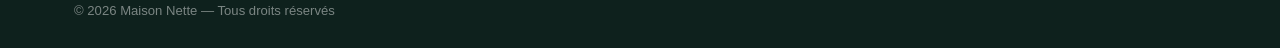
<file: contact.html>
<!DOCTYPE html>
<html lang="fr">
<head>
<meta charset="UTF-8" />
<meta name="viewport" content="width=device-width, initial-scale=1" />
<title>Contact &amp; devis gratuit — Maison Nette</title>
<meta name="description" content="Demandez votre devis gratuit pour un nettoyage résidentiel, de bureaux ou de fin de bail à Lausanne. Téléphone, e-mail et formulaire de contact." />
<link rel="canonical" href="https://jhoniterra-byte.github.io/Supermercados-/contact.html" />
<meta property="og:url" content="https://jhoniterra-byte.github.io/Supermercados-/contact.html" />
<meta property="og:type" content="website" />
<meta property="og:site_name" content="Maison Nette" />
<meta property="og:locale" content="fr_CH" />
<meta property="og:title" content="Contact &amp; devis gratuit — Maison Nette" />
<meta property="og:description" content="Demandez votre devis gratuit : téléphone, WhatsApp, e-mail ou formulaire. Lausanne et région." />
<meta name="twitter:card" content="summary" />
<script>document.documentElement.classList.add("js");</script>
<link rel="stylesheet" href="assets/css/style.css" />
</head>
<body>

<div class="scroll-progress"></div>

<header class="site-header">
  <div class="wrap header-inner">
    <a href="index.html" class="brand">
      <span class="brand-mark">✨</span>
      <span>Maison Nette<small>Nettoyage à Lausanne &amp; région</small></span>
    </a>

    <nav class="main-nav">
      <a href="index.html">Accueil</a>
      <a href="services.html">Services</a>
      <a href="index.html#zone">Zone d'intervention</a>
      <a href="contact.html" class="active">Contact</a>
    </nav>

    <div class="header-actions">
      <a class="header-phone" href="tel:+41767679316">
        <span class="ico">📞</span>
        <span class="text">076 767 93 16</span>
      </a>
      <a class="btn btn-primary btn-sm" href="contact.html">Devis gratuit</a>
      <button class="menu-toggle" aria-label="Ouvrir le menu"><span></span></button>
    </div>
  </div>
</header>

<main>

  <section class="page-hero">
    <div class="wrap">
      <span class="eyebrow">Contact</span>
      <h1>Parlons de votre nettoyage</h1>
      <p>Appelez-nous, écrivez-nous par e-mail ou remplissez le formulaire ci-dessous : nous revenons vers vous rapidement avec un devis gratuit.</p>
    </div>
  </section>

  <section class="section">
    <div class="wrap contact-layout">

      <div class="contact-side">
        <div class="contact-info-card" data-reveal>
          <div class="contact-info-row">
            <span class="ico">📞</span>
            <div><strong>Téléphone</strong><a href="tel:+41767679316">076 767 93 16</a></div>
          </div>
          <div class="contact-info-row">
            <span class="ico">💬</span>
            <div><strong>WhatsApp</strong><a href="https://wa.me/41767679316?text=Bonjour%2C%20je%20souhaite%20un%20devis%20pour%20un%20nettoyage." target="_blank" rel="noopener noreferrer">Écrire sur WhatsApp</a></div>
          </div>
          <div class="contact-info-row">
            <span class="ico">✉️</span>
            <div><strong>E-mail</strong><a href="mailto:jhoniterra@gmail.com">jhoniterra@gmail.com</a></div>
          </div>
          <div class="contact-info-row">
            <span class="ico">📍</span>
            <div><strong>Zone d'intervention</strong><span>Lausanne &amp; région, canton de Vaud</span></div>
          </div>

          <a class="btn btn-wa btn-block" style="margin-top:20px"
             href="https://wa.me/41767679316?text=Bonjour%2C%20je%20souhaite%20un%20devis%20pour%20un%20nettoyage."
             target="_blank" rel="noopener noreferrer">
            <svg viewBox="0 0 24 24" fill="currentColor" aria-hidden="true"><path d="M17.472 14.382c-.297-.149-1.758-.867-2.03-.967-.273-.099-.471-.148-.67.15-.197.297-.767.966-.94 1.164-.173.199-.347.223-.644.075-.297-.149-1.255-.463-2.39-1.475-.883-.788-1.48-1.761-1.653-2.059-.173-.297-.018-.458.13-.606.134-.133.298-.347.446-.52.149-.174.198-.298.298-.497.099-.198.05-.371-.025-.52-.075-.149-.669-1.612-.916-2.207-.242-.579-.487-.5-.669-.51a12.8 12.8 0 0 0-.57-.01c-.198 0-.52.074-.792.372-.272.297-1.04 1.016-1.04 2.479 0 1.462 1.065 2.875 1.213 3.074.149.198 2.096 3.2 5.077 4.487.709.306 1.262.489 1.694.625.712.227 1.36.195 1.871.118.571-.085 1.758-.719 2.006-1.413.248-.694.248-1.289.173-1.413-.074-.124-.272-.198-.57-.347m-5.421 7.403h-.004a9.87 9.87 0 0 1-5.031-1.378l-.361-.214-3.741.982.998-3.648-.235-.374a9.86 9.86 0 0 1-1.51-5.26c.001-5.45 4.436-9.884 9.888-9.884a9.82 9.82 0 0 1 6.988 2.896 9.825 9.825 0 0 1 2.893 6.994c-.003 5.45-4.437 9.884-9.885 9.884m8.413-18.297A11.815 11.815 0 0 0 12.05 0C5.495 0 .16 5.335.157 11.892c0 2.096.547 4.142 1.588 5.945L.057 24l6.305-1.654a11.882 11.882 0 0 0 5.683 1.448h.005c6.554 0 11.89-5.335 11.893-11.893A11.821 11.821 0 0 0 20.464 3.488"/></svg>
            Devis rapide par WhatsApp
          </a>
        </div>

        <div class="contact-info-card" data-reveal style="--d:80ms">
          <h3 style="margin-bottom:14px;font-size:1rem">Horaires</h3>
          <table class="hours-table">
            <tr><td>Lundi – Vendredi</td><td>8h00 – 18h00</td></tr>
            <tr><td>Samedi</td><td>9h00 – 13h00 (sur demande)</td></tr>
            <tr><td>Dimanche</td><td>Fermé</td></tr>
          </table>
        </div>
      </div>

      <div class="contact-form-card" data-reveal style="--d:120ms">
        <h2 style="font-size:1.3rem;margin-bottom:6px">Demander un devis gratuit</h2>
        <p style="color:var(--text-muted);font-size:0.94rem;margin-bottom:26px">Remplissez ce formulaire, nous vous répondons sous peu.</p>

        <form id="contact-form">
          <div class="form-row">
            <div class="field">
              <label for="name">Nom complet</label>
              <input type="text" id="name" name="name" required placeholder="Votre nom" />
            </div>
            <div class="field">
              <label for="phone">Téléphone</label>
              <input type="tel" id="phone" name="phone" required placeholder="076 000 00 00" />
            </div>
          </div>

          <div class="field">
            <label for="email">E-mail</label>
            <input type="email" id="email" name="email" required placeholder="vous@exemple.ch" />
          </div>

          <div class="field">
            <label for="service">Service souhaité</label>
            <select id="service" name="service">
              <option value="residentiel">Nettoyage résidentiel</option>
              <option value="bureaux">Nettoyage de bureaux</option>
              <option value="fin-de-bail">Nettoyage de fin de bail</option>
              <option value="profond">Nettoyage en profondeur</option>
              <option value="autre">Autre / je ne sais pas encore</option>
            </select>
          </div>

          <div class="field">
            <label for="message">Votre message</label>
            <textarea id="message" name="message" placeholder="Surface approximative, fréquence souhaitée, adresse, dates possibles…"></textarea>
          </div>

          <button type="submit" class="btn btn-primary btn-block">Envoyer ma demande</button>
          <p class="form-note">En envoyant ce formulaire, votre logiciel de messagerie s'ouvre avec votre demande pré-remplie à l'adresse jhoniterra@gmail.com.</p>
          <div class="form-success"></div>
        </form>
      </div>

    </div>
  </section>

</main>

<footer class="site-footer">
  <div class="wrap">
    <div class="footer-grid">
      <div class="footer-brand">
        <a href="index.html" class="brand">
          <span class="brand-mark">✨</span>
          <span>Maison Nette</span>
        </a>
        <p>Nettoyage résidentiel, bureaux, fin de bail et grand ménage à Lausanne et dans la région.</p>
      </div>

      <div class="footer-col">
        <h4>Navigation</h4>
        <ul>
          <li><a href="index.html">Accueil</a></li>
          <li><a href="services.html">Services</a></li>
          <li><a href="index.html#realisations">Nos réalisations</a></li>
          <li><a href="index.html#zone">Zone d'intervention</a></li>
          <li><a href="contact.html">Contact</a></li>
        </ul>
      </div>

      <div class="footer-col">
        <h4>Services</h4>
        <ul>
          <li><a href="services.html#residentiel">Résidentiel</a></li>
          <li><a href="services.html#bureaux">Bureaux</a></li>
          <li><a href="services.html#fin-de-bail">Fin de bail</a></li>
          <li><a href="services.html#profond">Nettoyage en profondeur</a></li>
        </ul>
      </div>

      <div class="footer-col">
        <h4>Contact</h4>
        <ul>
          <li><a href="tel:+41767679316">📞 076 767 93 16</a></li>
          <li><a href="https://wa.me/41767679316?text=Bonjour%2C%20je%20souhaite%20un%20devis%20pour%20un%20nettoyage." target="_blank" rel="noopener noreferrer">💬 WhatsApp</a></li>
          <li><a href="mailto:jhoniterra@gmail.com">✉️ jhoniterra@gmail.com</a></li>
          <li>📍 Lausanne &amp; région, Vaud</li>
        </ul>
      </div>
    </div>

    <div class="footer-bottom">
      <span>© <span id="year">2026</span> Maison Nette — Tous droits réservés</span>
    </div>
  </div>
</footer>

<a class="wa-fab"
   href="https://wa.me/41767679316?text=Bonjour%2C%20je%20souhaite%20un%20devis%20pour%20un%20nettoyage."
   target="_blank" rel="noopener noreferrer"
   aria-label="Écrire à Maison Nette sur WhatsApp">
  <svg viewBox="0 0 24 24" fill="currentColor" aria-hidden="true"><path d="M17.472 14.382c-.297-.149-1.758-.867-2.03-.967-.273-.099-.471-.148-.67.15-.197.297-.767.966-.94 1.164-.173.199-.347.223-.644.075-.297-.149-1.255-.463-2.39-1.475-.883-.788-1.48-1.761-1.653-2.059-.173-.297-.018-.458.13-.606.134-.133.298-.347.446-.52.149-.174.198-.298.298-.497.099-.198.05-.371-.025-.52-.075-.149-.669-1.612-.916-2.207-.242-.579-.487-.5-.669-.51a12.8 12.8 0 0 0-.57-.01c-.198 0-.52.074-.792.372-.272.297-1.04 1.016-1.04 2.479 0 1.462 1.065 2.875 1.213 3.074.149.198 2.096 3.2 5.077 4.487.709.306 1.262.489 1.694.625.712.227 1.36.195 1.871.118.571-.085 1.758-.719 2.006-1.413.248-.694.248-1.289.173-1.413-.074-.124-.272-.198-.57-.347m-5.421 7.403h-.004a9.87 9.87 0 0 1-5.031-1.378l-.361-.214-3.741.982.998-3.648-.235-.374a9.86 9.86 0 0 1-1.51-5.26c.001-5.45 4.436-9.884 9.888-9.884a9.82 9.82 0 0 1 6.988 2.896 9.825 9.825 0 0 1 2.893 6.994c-.003 5.45-4.437 9.884-9.885 9.884m8.413-18.297A11.815 11.815 0 0 0 12.05 0C5.495 0 .16 5.335.157 11.892c0 2.096.547 4.142 1.588 5.945L.057 24l6.305-1.654a11.882 11.882 0 0 0 5.683 1.448h.005c6.554 0 11.89-5.335 11.893-11.893A11.821 11.821 0 0 0 20.464 3.488"/></svg>
  <span class="wa-label">WhatsApp</span>
</a>

<script src="assets/js/main.js"></script>
</body>
</html>
</file>
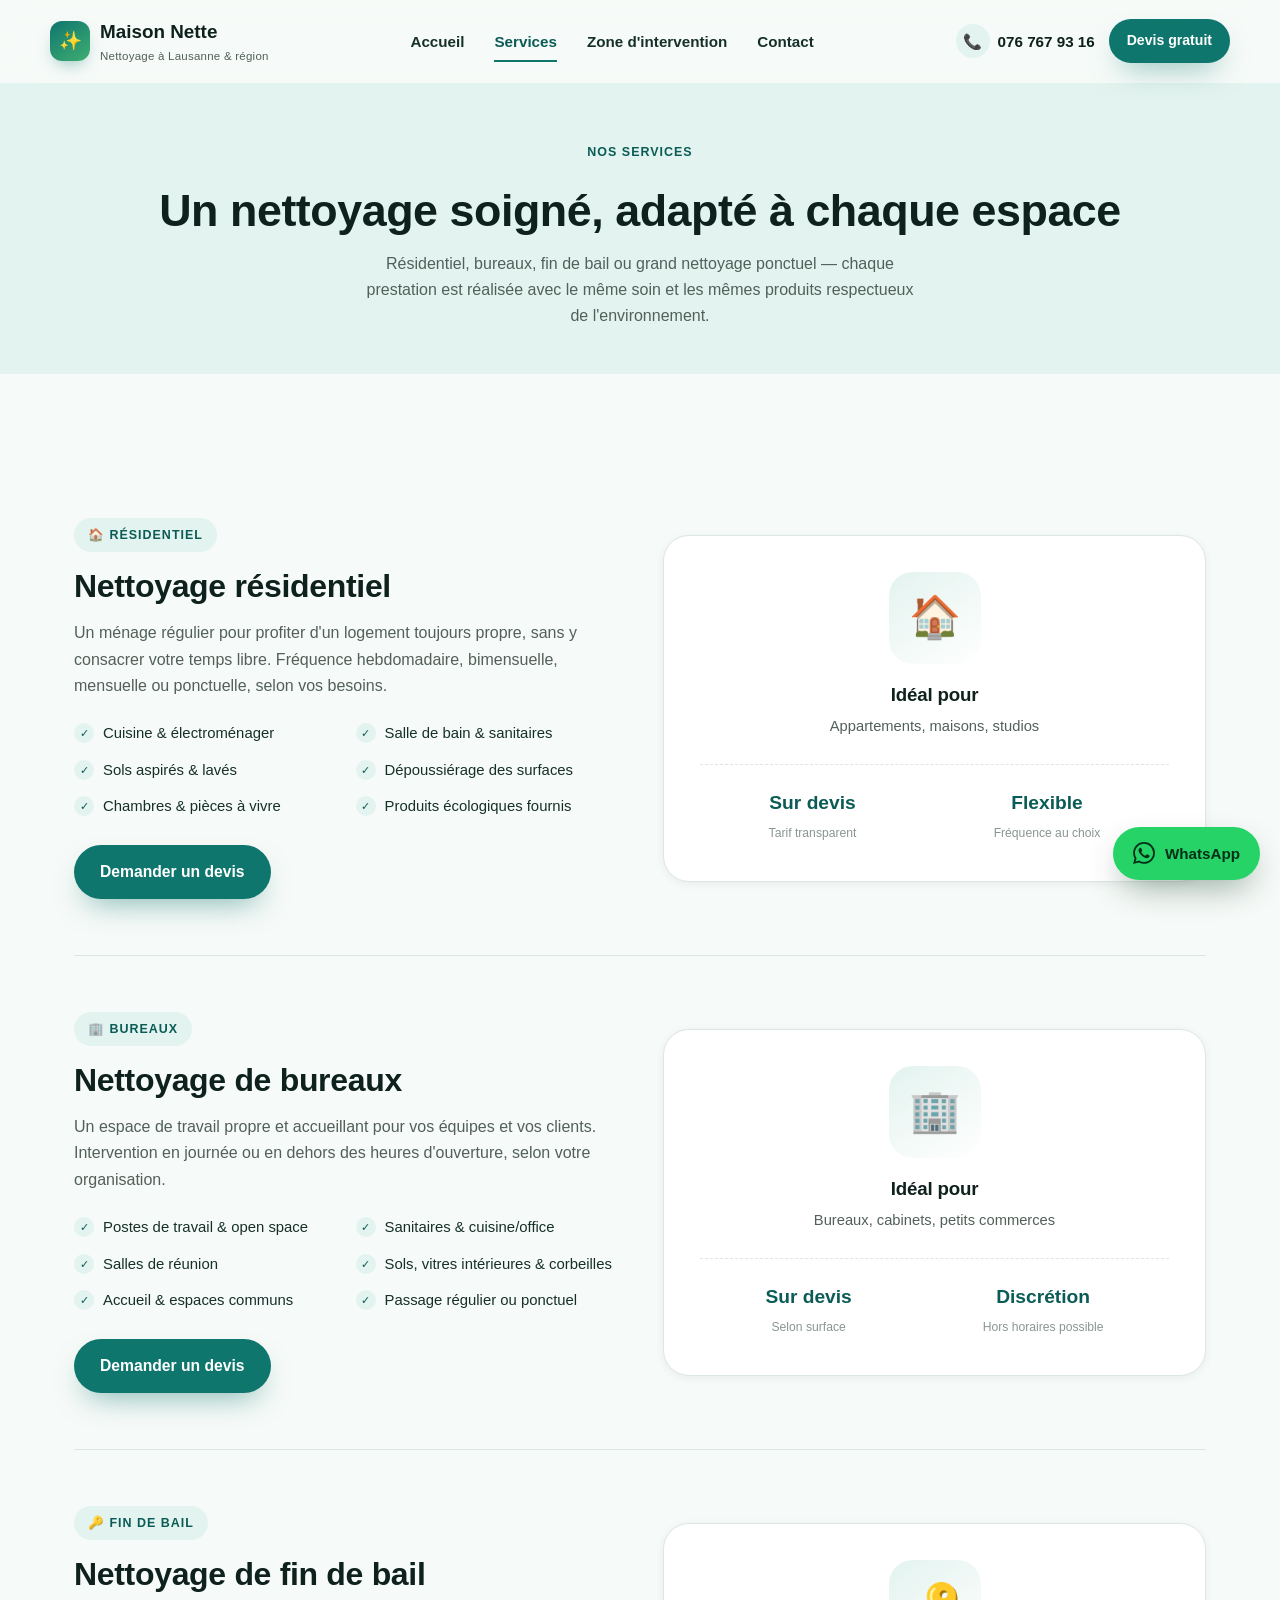
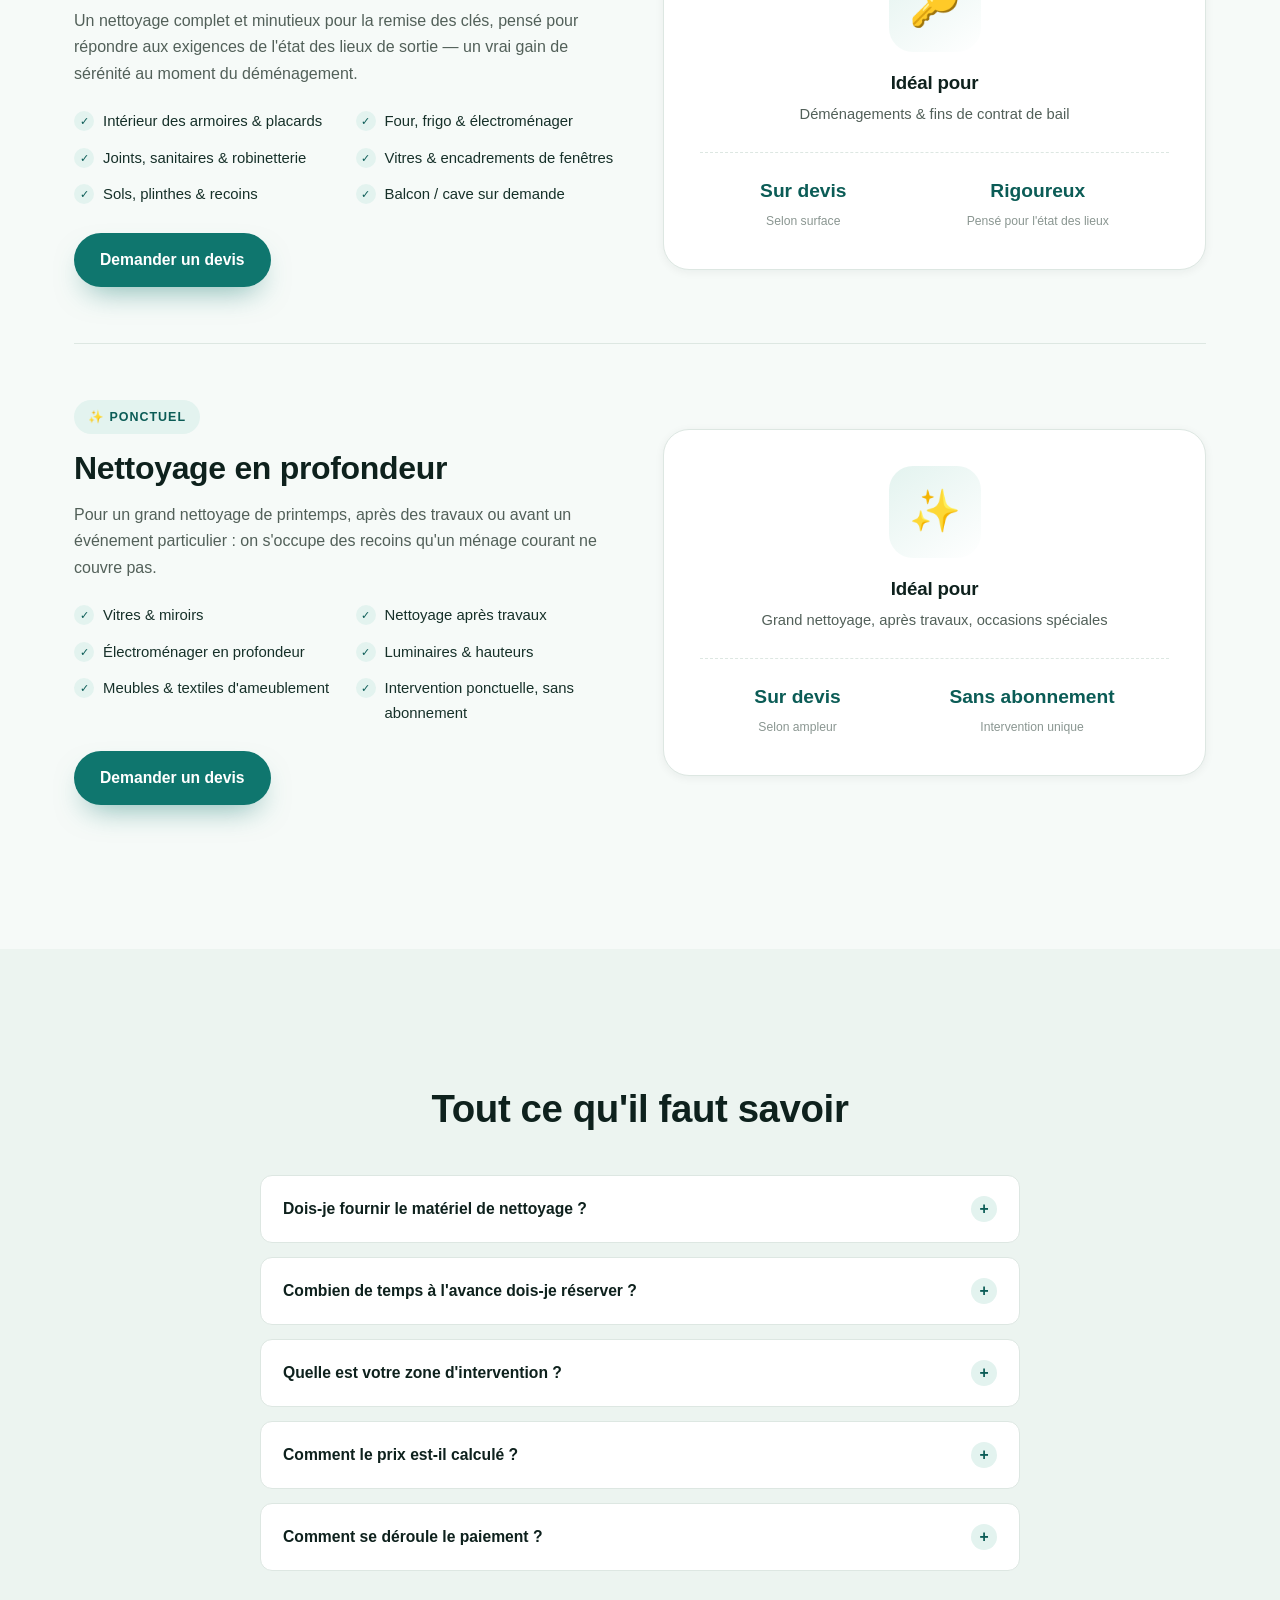
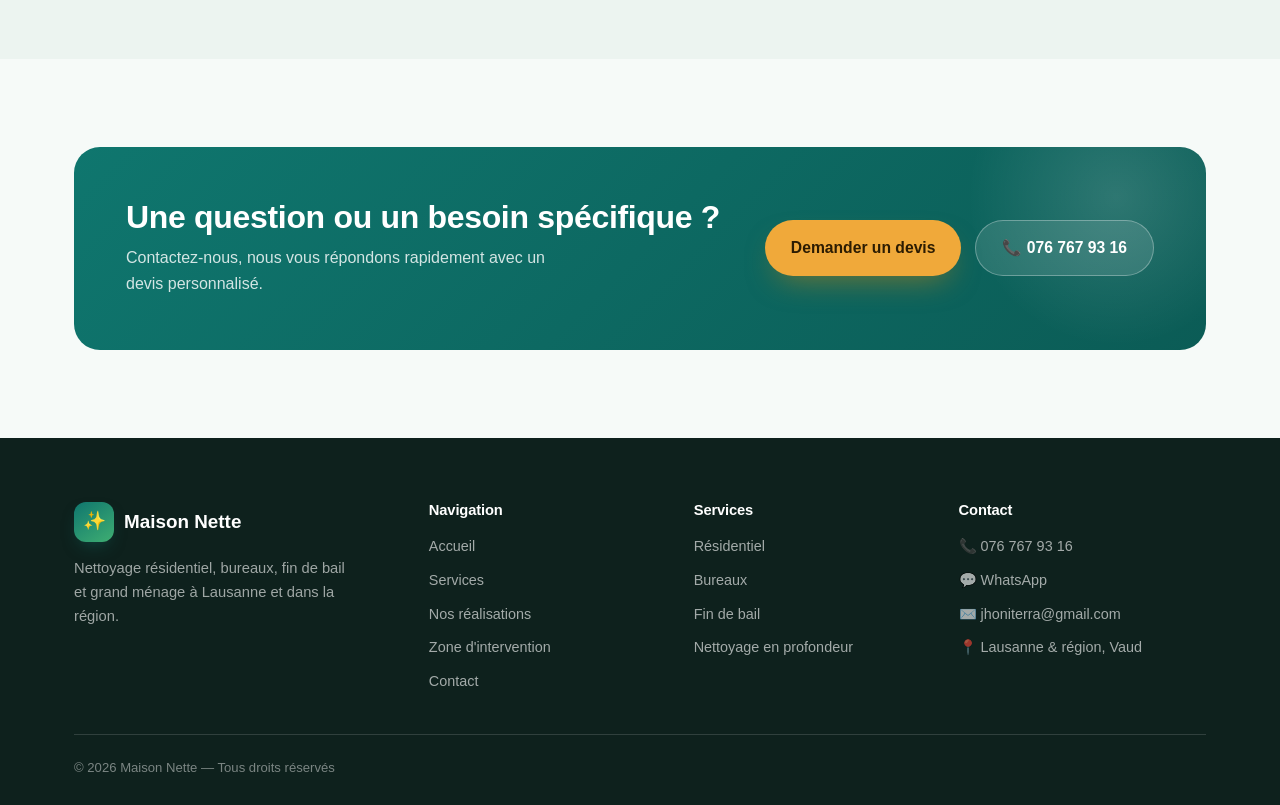
<file: services.html>
<!DOCTYPE html>
<html lang="fr">
<head>
<meta charset="UTF-8" />
<meta name="viewport" content="width=device-width, initial-scale=1" />
<title>Services — Maison Nette | Nettoyage à Lausanne</title>
<meta name="description" content="Découvrez les services de Maison Nette : nettoyage résidentiel, bureaux, fin de bail et nettoyage en profondeur à Lausanne et dans la région." />
<link rel="canonical" href="https://jhoniterra-byte.github.io/Supermercados-/services.html" />
<meta property="og:url" content="https://jhoniterra-byte.github.io/Supermercados-/services.html" />
<meta property="og:type" content="website" />
<meta property="og:site_name" content="Maison Nette" />
<meta property="og:locale" content="fr_CH" />
<meta property="og:title" content="Services — Maison Nette | Nettoyage à Lausanne" />
<meta property="og:description" content="Nettoyage résidentiel, bureaux, fin de bail et nettoyage en profondeur à Lausanne et dans la région." />
<meta name="twitter:card" content="summary" />
<script>document.documentElement.classList.add("js");</script>
<link rel="stylesheet" href="assets/css/style.css" />
</head>
<body>

<div class="scroll-progress"></div>

<header class="site-header">
  <div class="wrap header-inner">
    <a href="index.html" class="brand">
      <span class="brand-mark">✨</span>
      <span>Maison Nette<small>Nettoyage à Lausanne &amp; région</small></span>
    </a>

    <nav class="main-nav">
      <a href="index.html">Accueil</a>
      <a href="services.html" class="active">Services</a>
      <a href="index.html#zone">Zone d'intervention</a>
      <a href="contact.html">Contact</a>
    </nav>

    <div class="header-actions">
      <a class="header-phone" href="tel:+41767679316">
        <span class="ico">📞</span>
        <span class="text">076 767 93 16</span>
      </a>
      <a class="btn btn-primary btn-sm" href="contact.html">Devis gratuit</a>
      <button class="menu-toggle" aria-label="Ouvrir le menu"><span></span></button>
    </div>
  </div>
</header>

<main>

  <section class="page-hero">
    <div class="wrap">
      <span class="eyebrow">Nos services</span>
      <h1>Un nettoyage soigné, adapté à chaque espace</h1>
      <p>Résidentiel, bureaux, fin de bail ou grand nettoyage ponctuel — chaque prestation est réalisée avec le même soin et les mêmes produits respectueux de l'environnement.</p>
    </div>
  </section>

  <section class="section">
    <div class="wrap">

      <div class="service-detail" id="residentiel">
        <div class="service-detail-body" data-reveal>
          <span class="eyebrow">🏠 Résidentiel</span>
          <h2>Nettoyage résidentiel</h2>
          <p>
            Un ménage régulier pour profiter d'un logement toujours propre, sans y consacrer
            votre temps libre. Fréquence hebdomadaire, bimensuelle, mensuelle ou ponctuelle,
            selon vos besoins.
          </p>
          <ul class="check-grid">
            <li><span class="tick">✓</span> Cuisine &amp; électroménager</li>
            <li><span class="tick">✓</span> Salle de bain &amp; sanitaires</li>
            <li><span class="tick">✓</span> Sols aspirés &amp; lavés</li>
            <li><span class="tick">✓</span> Dépoussiérage des surfaces</li>
            <li><span class="tick">✓</span> Chambres &amp; pièces à vivre</li>
            <li><span class="tick">✓</span> Produits écologiques fournis</li>
          </ul>
          <a class="btn btn-primary" href="contact.html?service=residentiel">Demander un devis</a>
        </div>
        <div class="service-detail-media" data-reveal style="--d:100ms">
          <div class="big-ico">🏠</div>
          <h3>Idéal pour</h3>
          <p style="color:var(--text-muted);font-size:0.92rem;margin-top:8px">Appartements, maisons, studios</p>
          <div class="stat-row">
            <div><strong>Sur devis</strong><span>Tarif transparent</span></div>
            <div><strong>Flexible</strong><span>Fréquence au choix</span></div>
          </div>
        </div>
      </div>

      <div class="service-detail" id="bureaux">
        <div class="service-detail-body" data-reveal>
          <span class="eyebrow">🏢 Bureaux</span>
          <h2>Nettoyage de bureaux</h2>
          <p>
            Un espace de travail propre et accueillant pour vos équipes et vos clients.
            Intervention en journée ou en dehors des heures d'ouverture, selon votre
            organisation.
          </p>
          <ul class="check-grid">
            <li><span class="tick">✓</span> Postes de travail &amp; open space</li>
            <li><span class="tick">✓</span> Sanitaires &amp; cuisine/office</li>
            <li><span class="tick">✓</span> Salles de réunion</li>
            <li><span class="tick">✓</span> Sols, vitres intérieures &amp; corbeilles</li>
            <li><span class="tick">✓</span> Accueil &amp; espaces communs</li>
            <li><span class="tick">✓</span> Passage régulier ou ponctuel</li>
          </ul>
          <a class="btn btn-primary" href="contact.html?service=bureaux">Demander un devis</a>
        </div>
        <div class="service-detail-media" data-reveal style="--d:100ms">
          <div class="big-ico">🏢</div>
          <h3>Idéal pour</h3>
          <p style="color:var(--text-muted);font-size:0.92rem;margin-top:8px">Bureaux, cabinets, petits commerces</p>
          <div class="stat-row">
            <div><strong>Sur devis</strong><span>Selon surface</span></div>
            <div><strong>Discrétion</strong><span>Hors horaires possible</span></div>
          </div>
        </div>
      </div>

      <div class="service-detail" id="fin-de-bail">
        <div class="service-detail-body" data-reveal>
          <span class="eyebrow">🔑 Fin de bail</span>
          <h2>Nettoyage de fin de bail</h2>
          <p>
            Un nettoyage complet et minutieux pour la remise des clés, pensé pour répondre
            aux exigences de l'état des lieux de sortie — un vrai gain de sérénité au
            moment du déménagement.
          </p>
          <ul class="check-grid">
            <li><span class="tick">✓</span> Intérieur des armoires &amp; placards</li>
            <li><span class="tick">✓</span> Four, frigo &amp; électroménager</li>
            <li><span class="tick">✓</span> Joints, sanitaires &amp; robinetterie</li>
            <li><span class="tick">✓</span> Vitres &amp; encadrements de fenêtres</li>
            <li><span class="tick">✓</span> Sols, plinthes &amp; recoins</li>
            <li><span class="tick">✓</span> Balcon / cave sur demande</li>
          </ul>
          <a class="btn btn-primary" href="contact.html?service=fin-de-bail">Demander un devis</a>
        </div>
        <div class="service-detail-media" data-reveal style="--d:100ms">
          <div class="big-ico">🔑</div>
          <h3>Idéal pour</h3>
          <p style="color:var(--text-muted);font-size:0.92rem;margin-top:8px">Déménagements &amp; fins de contrat de bail</p>
          <div class="stat-row">
            <div><strong>Sur devis</strong><span>Selon surface</span></div>
            <div><strong>Rigoureux</strong><span>Pensé pour l'état des lieux</span></div>
          </div>
        </div>
      </div>

      <div class="service-detail" id="profond">
        <div class="service-detail-body" data-reveal>
          <span class="eyebrow">✨ Ponctuel</span>
          <h2>Nettoyage en profondeur</h2>
          <p>
            Pour un grand nettoyage de printemps, après des travaux ou avant un événement
            particulier : on s'occupe des recoins qu'un ménage courant ne couvre pas.
          </p>
          <ul class="check-grid">
            <li><span class="tick">✓</span> Vitres &amp; miroirs</li>
            <li><span class="tick">✓</span> Nettoyage après travaux</li>
            <li><span class="tick">✓</span> Électroménager en profondeur</li>
            <li><span class="tick">✓</span> Luminaires &amp; hauteurs</li>
            <li><span class="tick">✓</span> Meubles &amp; textiles d'ameublement</li>
            <li><span class="tick">✓</span> Intervention ponctuelle, sans abonnement</li>
          </ul>
          <a class="btn btn-primary" href="contact.html?service=profond">Demander un devis</a>
        </div>
        <div class="service-detail-media" data-reveal style="--d:100ms">
          <div class="big-ico">✨</div>
          <h3>Idéal pour</h3>
          <p style="color:var(--text-muted);font-size:0.92rem;margin-top:8px">Grand nettoyage, après travaux, occasions spéciales</p>
          <div class="stat-row">
            <div><strong>Sur devis</strong><span>Selon ampleur</span></div>
            <div><strong>Sans abonnement</strong><span>Intervention unique</span></div>
          </div>
        </div>
      </div>

    </div>
  </section>

  <!-- ---------------------------------------------------------------- FAQ -->
  <section class="section" style="background:var(--paper-deep)">
    <div class="wrap">
      <div class="section-head center">
        <span class="eyebrow" data-reveal>Questions fréquentes</span>
        <h2 data-reveal style="--d:60ms">Tout ce qu'il faut savoir</h2>
      </div>

      <div class="faq-list">
        <div class="faq-item" data-reveal>
          <button class="faq-q">Dois-je fournir le matériel de nettoyage ?<span class="plus">+</span></button>
          <div class="faq-a"><p>Non, les produits et le matériel sont fournis. Si vous préférez que nous utilisions vos propres produits, c'est aussi possible — il suffit de nous le préciser.</p></div>
        </div>
        <div class="faq-item" data-reveal>
          <button class="faq-q">Combien de temps à l'avance dois-je réserver ?<span class="plus">+</span></button>
          <div class="faq-a"><p>Pour un ménage régulier, quelques jours suffisent généralement. Pour un nettoyage de fin de bail, mieux vaut réserver 1 à 2 semaines à l'avance afin de garantir la date de remise des clés.</p></div>
        </div>
        <div class="faq-item" data-reveal>
          <button class="faq-q">Quelle est votre zone d'intervention ?<span class="plus">+</span></button>
          <div class="faq-a"><p>Lausanne et les communes voisines : Renens, Prilly, Pully, Écublens, Chavannes-près-Renens, Crissier, Épalinges, Morges. Une autre commune ? Contactez-nous, une solution est souvent possible.</p></div>
        </div>
        <div class="faq-item" data-reveal>
          <button class="faq-q">Comment le prix est-il calculé ?<span class="plus">+</span></button>
          <div class="faq-a"><p>Le tarif dépend de la surface, du type de prestation et de la fréquence souhaitée. Un devis gratuit et sans engagement vous est toujours proposé avant l'intervention.</p></div>
        </div>
        <div class="faq-item" data-reveal>
          <button class="faq-q">Comment se déroule le paiement ?<span class="plus">+</span></button>
          <div class="faq-a"><p>Le mode de paiement est convenu ensemble au moment du devis (virement, TWINT ou espèces selon vos préférences).</p></div>
        </div>
      </div>
    </div>
  </section>

  <section class="section">
    <div class="wrap">
      <div class="cta-banner" data-reveal>
        <div>
          <h2>Une question ou un besoin spécifique ?</h2>
          <p>Contactez-nous, nous vous répondons rapidement avec un devis personnalisé.</p>
        </div>
        <div class="cta-actions">
          <a class="btn btn-gold" href="contact.html">Demander un devis</a>
          <a class="btn btn-ghost" href="tel:+41767679316">📞 076 767 93 16</a>
        </div>
      </div>
    </div>
  </section>

</main>

<footer class="site-footer">
  <div class="wrap">
    <div class="footer-grid">
      <div class="footer-brand">
        <a href="index.html" class="brand">
          <span class="brand-mark">✨</span>
          <span>Maison Nette</span>
        </a>
        <p>Nettoyage résidentiel, bureaux, fin de bail et grand ménage à Lausanne et dans la région.</p>
      </div>

      <div class="footer-col">
        <h4>Navigation</h4>
        <ul>
          <li><a href="index.html">Accueil</a></li>
          <li><a href="services.html">Services</a></li>
          <li><a href="index.html#realisations">Nos réalisations</a></li>
          <li><a href="index.html#zone">Zone d'intervention</a></li>
          <li><a href="contact.html">Contact</a></li>
        </ul>
      </div>

      <div class="footer-col">
        <h4>Services</h4>
        <ul>
          <li><a href="services.html#residentiel">Résidentiel</a></li>
          <li><a href="services.html#bureaux">Bureaux</a></li>
          <li><a href="services.html#fin-de-bail">Fin de bail</a></li>
          <li><a href="services.html#profond">Nettoyage en profondeur</a></li>
        </ul>
      </div>

      <div class="footer-col">
        <h4>Contact</h4>
        <ul>
          <li><a href="tel:+41767679316">📞 076 767 93 16</a></li>
          <li><a href="https://wa.me/41767679316?text=Bonjour%2C%20je%20souhaite%20un%20devis%20pour%20un%20nettoyage." target="_blank" rel="noopener noreferrer">💬 WhatsApp</a></li>
          <li><a href="mailto:jhoniterra@gmail.com">✉️ jhoniterra@gmail.com</a></li>
          <li>📍 Lausanne &amp; région, Vaud</li>
        </ul>
      </div>
    </div>

    <div class="footer-bottom">
      <span>© <span id="year">2026</span> Maison Nette — Tous droits réservés</span>
    </div>
  </div>
</footer>

<a class="wa-fab"
   href="https://wa.me/41767679316?text=Bonjour%2C%20je%20souhaite%20un%20devis%20pour%20un%20nettoyage."
   target="_blank" rel="noopener noreferrer"
   aria-label="Écrire à Maison Nette sur WhatsApp">
  <svg viewBox="0 0 24 24" fill="currentColor" aria-hidden="true"><path d="M17.472 14.382c-.297-.149-1.758-.867-2.03-.967-.273-.099-.471-.148-.67.15-.197.297-.767.966-.94 1.164-.173.199-.347.223-.644.075-.297-.149-1.255-.463-2.39-1.475-.883-.788-1.48-1.761-1.653-2.059-.173-.297-.018-.458.13-.606.134-.133.298-.347.446-.52.149-.174.198-.298.298-.497.099-.198.05-.371-.025-.52-.075-.149-.669-1.612-.916-2.207-.242-.579-.487-.5-.669-.51a12.8 12.8 0 0 0-.57-.01c-.198 0-.52.074-.792.372-.272.297-1.04 1.016-1.04 2.479 0 1.462 1.065 2.875 1.213 3.074.149.198 2.096 3.2 5.077 4.487.709.306 1.262.489 1.694.625.712.227 1.36.195 1.871.118.571-.085 1.758-.719 2.006-1.413.248-.694.248-1.289.173-1.413-.074-.124-.272-.198-.57-.347m-5.421 7.403h-.004a9.87 9.87 0 0 1-5.031-1.378l-.361-.214-3.741.982.998-3.648-.235-.374a9.86 9.86 0 0 1-1.51-5.26c.001-5.45 4.436-9.884 9.888-9.884a9.82 9.82 0 0 1 6.988 2.896 9.825 9.825 0 0 1 2.893 6.994c-.003 5.45-4.437 9.884-9.885 9.884m8.413-18.297A11.815 11.815 0 0 0 12.05 0C5.495 0 .16 5.335.157 11.892c0 2.096.547 4.142 1.588 5.945L.057 24l6.305-1.654a11.882 11.882 0 0 0 5.683 1.448h.005c6.554 0 11.89-5.335 11.893-11.893A11.821 11.821 0 0 0 20.464 3.488"/></svg>
  <span class="wa-label">WhatsApp</span>
</a>

<script src="assets/js/main.js"></script>
</body>
</html>
</file>
<file: assets/css/style.css>
/* ==========================================================================
   Maison Nette — feuille de style
   ========================================================================== */

:root {
  --ink: #0e211d;
  --ink-soft: #163029;
  --paper: #f6faf8;
  --paper-deep: #ecf4f0;
  --white: #ffffff;

  --teal: #0f766e;
  --teal-deep: #0b5c56;
  --teal-soft: #e3f3ef;
  --leaf: #3fae72;
  --gold: #f0a93a;
  --gold-deep: #d6890f;

  --text: #16241f;
  --text-muted: #526059;
  --text-faint: #8a9691;
  --line: #dde7e2;
  --line-dark: rgba(255, 255, 255, 0.14);

  --radius-sm: 12px;
  --radius: 18px;
  --radius-lg: 26px;

  --shadow-sm: 0 2px 10px rgba(14, 33, 29, 0.06);
  --shadow: 0 14px 40px -14px rgba(14, 33, 29, 0.22);
  --shadow-lg: 0 34px 80px -26px rgba(14, 33, 29, 0.32);

  --max: 1180px;
  --ease: cubic-bezier(0.16, 1, 0.3, 1);
  --ease-soft: cubic-bezier(0.4, 0, 0.2, 1);

  --font-display: "Poppins", "Segoe UI", -apple-system, sans-serif;
  --font-body: "Inter", -apple-system, BlinkMacSystemFont, "Segoe UI", sans-serif;
}

*,
*::before,
*::after {
  box-sizing: border-box;
  margin: 0;
  padding: 0;
}

html {
  scroll-behavior: smooth;
  -webkit-text-size-adjust: 100%;
  /* The closed off-canvas menu is fixed just past the right edge; without this
     the document stays sideways-scrollable on mobile. */
  overflow-x: hidden;
}

body {
  font-family: var(--font-body);
  background: var(--paper);
  color: var(--text);
  line-height: 1.65;
  font-size: 16px;
  overflow-x: hidden;
  -webkit-font-smoothing: antialiased;
}

img {
  max-width: 100%;
  display: block;
}

a {
  color: inherit;
  text-decoration: none;
}

ul {
  list-style: none;
}

button {
  font: inherit;
  cursor: pointer;
  border: none;
  background: none;
  color: inherit;
}

.wrap {
  max-width: var(--max);
  margin: 0 auto;
  padding: 0 24px;
}

h1,
h2,
h3,
h4 {
  font-family: var(--font-display);
  font-weight: 600;
  line-height: 1.18;
  color: var(--ink);
  letter-spacing: -0.01em;
}

.eyebrow {
  display: inline-flex;
  align-items: center;
  gap: 8px;
  font-size: 0.78rem;
  font-weight: 700;
  letter-spacing: 0.08em;
  text-transform: uppercase;
  color: var(--teal-deep);
  background: var(--teal-soft);
  padding: 7px 14px;
  border-radius: 999px;
}

.section {
  padding: 88px 0;
}

.section-head {
  max-width: 640px;
  margin: 0 0 44px;
}

.section-head.center {
  margin-left: auto;
  margin-right: auto;
  text-align: center;
}

.section-head h2 {
  font-size: clamp(1.7rem, 3.4vw, 2.4rem);
  margin: 14px 0 12px;
}

.section-head p {
  color: var(--text-muted);
  font-size: 1.04rem;
}

/* ------------------------------------------------------------- Boutons */

.btn {
  display: inline-flex;
  align-items: center;
  justify-content: center;
  gap: 9px;
  padding: 14px 26px;
  border-radius: 999px;
  font-weight: 600;
  font-size: 0.98rem;
  transition: transform 0.35s var(--ease), box-shadow 0.35s var(--ease), background 0.25s;
  white-space: nowrap;
}

.btn-primary {
  background: var(--teal);
  color: var(--white);
  box-shadow: 0 14px 30px -12px rgba(15, 118, 110, 0.55);
}

.btn-primary:hover {
  background: var(--teal-deep);
  transform: translateY(-2px);
  box-shadow: 0 18px 36px -12px rgba(15, 118, 110, 0.6);
}

.btn-ghost {
  background: var(--white);
  color: var(--ink);
  border: 1px solid var(--line);
}

.btn-ghost:hover {
  border-color: var(--teal);
  color: var(--teal-deep);
  transform: translateY(-2px);
}

.btn-gold {
  background: var(--gold);
  color: #2c1c02;
  box-shadow: 0 14px 30px -12px rgba(214, 137, 15, 0.55);
}

.btn-gold:hover {
  background: var(--gold-deep);
  transform: translateY(-2px);
}

.btn-block {
  width: 100%;
}

.btn-sm {
  padding: 10px 18px;
  font-size: 0.88rem;
}

/* ------------------------------------------------------------ En-tête */

.scroll-progress {
  position: fixed;
  top: 0;
  left: 0;
  height: 3px;
  width: 100%;
  background: linear-gradient(90deg, var(--teal), var(--leaf));
  transform-origin: 0 50%;
  transform: scaleX(0);
  z-index: 200;
}

.site-header {
  position: sticky;
  top: 0;
  z-index: 100;
  background: rgba(246, 250, 248, 0.82);
  backdrop-filter: blur(14px);
  -webkit-backdrop-filter: blur(14px);
  border-bottom: 1px solid transparent;
  transition: border-color 0.3s, box-shadow 0.3s, background 0.3s;
}

.site-header.scrolled {
  border-color: var(--line);
  box-shadow: var(--shadow-sm);
  background: rgba(246, 250, 248, 0.96);
}

.header-inner {
  display: flex;
  align-items: center;
  justify-content: space-between;
  gap: 20px;
  padding: 16px 0;
}

.brand {
  display: flex;
  align-items: center;
  gap: 10px;
  font-family: var(--font-display);
  font-weight: 700;
  font-size: 1.18rem;
  color: var(--ink);
}

.brand-mark {
  display: grid;
  place-items: center;
  width: 40px;
  height: 40px;
  border-radius: 12px;
  background: linear-gradient(145deg, var(--teal), var(--leaf));
  color: var(--white);
  font-size: 1.15rem;
  box-shadow: 0 8px 18px -8px rgba(15, 118, 110, 0.6);
}

.brand small {
  display: block;
  font-family: var(--font-body);
  font-weight: 500;
  font-size: 0.72rem;
  color: var(--text-muted);
  letter-spacing: 0.02em;
}

.main-nav {
  display: flex;
  align-items: center;
  gap: 30px;
}

.main-nav a {
  font-weight: 600;
  font-size: 0.95rem;
  color: var(--ink-soft);
  position: relative;
  padding: 4px 0;
}

.main-nav a::after {
  content: "";
  position: absolute;
  left: 0;
  bottom: -4px;
  width: 0;
  height: 2px;
  background: var(--teal);
  transition: width 0.3s var(--ease);
}

.main-nav a:hover::after,
.main-nav a.active::after {
  width: 100%;
}

.main-nav a.active {
  color: var(--teal-deep);
}

.header-actions {
  display: flex;
  align-items: center;
  gap: 14px;
}

.header-phone {
  display: flex;
  align-items: center;
  gap: 8px;
  font-weight: 700;
  font-size: 0.95rem;
  color: var(--ink);
}

.header-phone span.ico {
  display: grid;
  place-items: center;
  width: 34px;
  height: 34px;
  border-radius: 50%;
  background: var(--teal-soft);
  color: var(--teal-deep);
}

.menu-toggle {
  display: none;
  width: 42px;
  height: 42px;
  border-radius: 10px;
  border: 1px solid var(--line);
  background: var(--white);
  position: relative;
  flex-shrink: 0;
}

.menu-toggle span,
.menu-toggle span::before,
.menu-toggle span::after {
  content: "";
  position: absolute;
  height: 2px;
  background: var(--ink);
  transition: transform 0.3s var(--ease), opacity 0.3s;
}

.menu-toggle span {
  left: 11px;
  right: 11px;
  top: 50%;
  transform: translateY(-50%);
}

/* The span is the pseudo-elements' containing block, so they stretch to its
   full width — insetting them again here would collapse them to zero. */
.menu-toggle span::before,
.menu-toggle span::after {
  left: 0;
  right: 0;
}

.menu-toggle span::before {
  top: -7px;
}

.menu-toggle span::after {
  top: 7px;
}

.menu-toggle.open span {
  background: transparent;
}

.menu-toggle.open span::before {
  top: 0;
  transform: rotate(45deg);
}

.menu-toggle.open span::after {
  top: 0;
  transform: rotate(-45deg);
}

/* --------------------------------------------------------------- Hero */

.hero {
  position: relative;
  padding: 68px 0 90px;
  overflow: hidden;
}

.hero-bg {
  position: absolute;
  inset: 0;
  background: radial-gradient(120% 100% at 85% -10%, var(--teal-soft), transparent 55%),
    radial-gradient(90% 80% at 0% 110%, #fdf3e0, transparent 60%);
  z-index: -2;
}

.orb {
  position: absolute;
  border-radius: 50%;
  filter: blur(2px);
  opacity: 0.55;
  z-index: -1;
  transition: translate 0.4s var(--ease-soft);
}

.orb1 {
  width: 220px;
  height: 220px;
  background: radial-gradient(circle at 30% 30%, #7fd6c1, transparent 70%);
  top: 6%;
  right: 6%;
}

.orb2 {
  width: 140px;
  height: 140px;
  background: radial-gradient(circle at 30% 30%, #f6cf8a, transparent 70%);
  bottom: 4%;
  left: 4%;
}

.orb3 {
  width: 90px;
  height: 90px;
  background: radial-gradient(circle at 30% 30%, #9fe6c8, transparent 70%);
  top: 45%;
  left: 46%;
}

.hero-grid {
  display: grid;
  grid-template-columns: 1.05fr 0.95fr;
  gap: 48px;
  align-items: center;
}

.hero-copy h1 {
  font-size: clamp(2.3rem, 4.6vw, 3.5rem);
  margin: 18px 0 20px;
}

.hero-copy h1 em {
  font-style: normal;
  color: var(--teal-deep);
  background: linear-gradient(180deg, transparent 62%, var(--teal-soft) 62%);
}

.hero-copy p {
  font-size: 1.12rem;
  color: var(--text-muted);
  max-width: 520px;
  margin-bottom: 32px;
}

.hero-cta {
  display: flex;
  flex-wrap: wrap;
  gap: 14px;
  margin-bottom: 34px;
}

.hero-trust {
  display: flex;
  flex-wrap: wrap;
  gap: 22px;
}

.hero-trust li {
  display: flex;
  align-items: center;
  gap: 8px;
  font-size: 0.9rem;
  font-weight: 600;
  color: var(--ink-soft);
}

.hero-trust li .ico {
  color: var(--teal);
  font-size: 1.05rem;
}

.hero-visual {
  position: relative;
}

.hero-card {
  background: var(--white);
  border-radius: var(--radius-lg);
  padding: 30px;
  box-shadow: var(--shadow-lg);
  transform-style: preserve-3d;
  transition: transform 0.4s var(--ease-soft), translate 0.4s var(--ease-soft);
}

.hero-card-head {
  display: flex;
  align-items: center;
  justify-content: space-between;
  margin-bottom: 22px;
}

.hero-card-head h3 {
  font-size: 1.05rem;
}

.hero-card-head span {
  font-size: 0.78rem;
  font-weight: 700;
  color: var(--teal-deep);
  background: var(--teal-soft);
  padding: 5px 11px;
  border-radius: 999px;
}

.hero-check-list {
  display: flex;
  flex-direction: column;
  gap: 14px;
}

.hero-check-list li {
  display: flex;
  align-items: flex-start;
  gap: 12px;
  font-size: 0.95rem;
  color: var(--ink-soft);
}

.hero-check-list .tick {
  flex-shrink: 0;
  display: grid;
  place-items: center;
  width: 24px;
  height: 24px;
  border-radius: 50%;
  background: var(--leaf);
  color: var(--white);
  font-size: 0.8rem;
}

.hero-card-foot {
  margin-top: 24px;
  padding-top: 20px;
  border-top: 1px dashed var(--line);
  display: flex;
  align-items: center;
  justify-content: space-between;
}

.hero-card-foot .price {
  font-family: var(--font-display);
  font-weight: 700;
  font-size: 1.3rem;
  color: var(--teal-deep);
}

.hero-card-foot .price small {
  font-family: var(--font-body);
  font-weight: 500;
  font-size: 0.72rem;
  color: var(--text-faint);
  display: block;
}

.floating-badge {
  position: absolute;
  /* Hangs below the card: any less and it covers the price caption above it. */
  bottom: -54px;
  left: -22px;
  background: var(--ink);
  color: var(--white);
  border-radius: var(--radius);
  padding: 16px 20px;
  box-shadow: var(--shadow-lg);
  display: flex;
  align-items: center;
  gap: 12px;
}

.floating-badge .ico {
  font-size: 1.4rem;
}

.floating-badge strong {
  display: block;
  font-family: var(--font-display);
  font-size: 1rem;
}

.floating-badge span {
  font-size: 0.76rem;
  color: rgba(255, 255, 255, 0.7);
}

/* ---------------------------------------------------------- Révélations */

[data-reveal] {
  opacity: 0;
  transform: translateY(26px);
  transition: opacity 0.7s var(--ease-soft), transform 0.7s var(--ease-soft);
  transition-delay: var(--d, 0ms);
}

[data-reveal].in {
  opacity: 1;
  transform: translateY(0);
}

@media (prefers-reduced-motion: reduce) {
  [data-reveal] {
    transition: none !important;
    transform: none !important;
    opacity: 1 !important;
  }
  .orb {
    display: none;
  }
}

/* --------------------------------------------------------- Bande atouts */

.trust-strip {
  background: var(--white);
  border-top: 1px solid var(--line);
  border-bottom: 1px solid var(--line);
}

.trust-strip .wrap {
  display: grid;
  grid-template-columns: repeat(4, 1fr);
  gap: 20px;
  padding: 30px 24px;
}

.trust-item {
  display: flex;
  align-items: center;
  gap: 12px;
}

.trust-item .ico {
  display: grid;
  place-items: center;
  width: 42px;
  height: 42px;
  border-radius: 12px;
  background: var(--teal-soft);
  color: var(--teal-deep);
  font-size: 1.2rem;
  flex-shrink: 0;
}

.trust-item strong {
  display: block;
  font-size: 0.92rem;
  color: var(--ink);
}

.trust-item small {
  color: var(--text-faint);
  font-size: 0.78rem;
}

/* ------------------------------------------------------------ Services */

.service-grid {
  display: grid;
  grid-template-columns: repeat(4, 1fr);
  gap: 22px;
}

.service-card {
  background: var(--white);
  border: 1px solid var(--line);
  border-radius: var(--radius);
  padding: 30px 26px;
  transition: transform 0.35s var(--ease), box-shadow 0.35s var(--ease), border-color 0.35s;
  position: relative;
  overflow: hidden;
}

.service-card::before {
  content: "";
  position: absolute;
  inset: 0;
  background: radial-gradient(220px circle at var(--mx, 50%) var(--my, 0%), rgba(15, 118, 110, 0.08), transparent 60%);
  opacity: 0;
  transition: opacity 0.3s;
  pointer-events: none;
}

.service-card:hover::before {
  opacity: 1;
}

.service-card:hover {
  transform: translateY(-6px);
  box-shadow: var(--shadow);
  border-color: transparent;
}

.service-ico {
  display: grid;
  place-items: center;
  width: 54px;
  height: 54px;
  border-radius: 14px;
  background: var(--teal-soft);
  color: var(--teal-deep);
  font-size: 1.5rem;
  margin-bottom: 18px;
}

.service-card h3 {
  font-size: 1.12rem;
  margin-bottom: 10px;
}

.service-card p {
  color: var(--text-muted);
  font-size: 0.94rem;
  margin-bottom: 18px;
}

.service-link {
  display: inline-flex;
  align-items: center;
  gap: 7px;
  font-weight: 700;
  font-size: 0.88rem;
  color: var(--teal-deep);
}

.service-link .arrow {
  transition: transform 0.3s var(--ease);
}

.service-card:hover .service-link .arrow {
  transform: translateX(4px);
}

/* -------------------------------------------------------------- Atouts */

.feature-grid {
  display: grid;
  grid-template-columns: repeat(3, 1fr);
  gap: 26px;
}

.feature-card {
  display: flex;
  gap: 16px;
}

.feature-ico {
  flex-shrink: 0;
  display: grid;
  place-items: center;
  width: 46px;
  height: 46px;
  border-radius: 12px;
  background: var(--white);
  border: 1px solid var(--line);
  color: var(--teal-deep);
  font-size: 1.2rem;
}

.feature-card h3 {
  font-size: 1.02rem;
  margin-bottom: 6px;
}

.feature-card p {
  color: var(--text-muted);
  font-size: 0.92rem;
}

/* ------------------------------------------------------------- Process */

.process-section {
  background: var(--ink);
  color: var(--white);
  position: relative;
  overflow: hidden;
}

.process-section .section-head h2,
.process-section .section-head .eyebrow {
  color: var(--white);
}

.process-section .eyebrow {
  background: rgba(255, 255, 255, 0.1);
  color: #a8e8d4;
}

.process-section .section-head p {
  color: rgba(255, 255, 255, 0.66);
}

.process-grid {
  display: grid;
  grid-template-columns: repeat(4, 1fr);
  gap: 24px;
  counter-reset: step;
}

.process-step {
  position: relative;
  padding: 28px 22px;
  background: rgba(255, 255, 255, 0.05);
  border: 1px solid rgba(255, 255, 255, 0.1);
  border-radius: var(--radius);
}

.process-step .num {
  display: grid;
  place-items: center;
  width: 40px;
  height: 40px;
  border-radius: 50%;
  background: linear-gradient(145deg, var(--teal), var(--leaf));
  font-family: var(--font-display);
  font-weight: 700;
  margin-bottom: 18px;
}

.process-step h3 {
  color: var(--white);
  font-size: 1rem;
  margin-bottom: 8px;
}

.process-step p {
  color: rgba(255, 255, 255, 0.66);
  font-size: 0.9rem;
}

/* -------------------------------------------------------------- Zone */

.zone-grid {
  display: grid;
  grid-template-columns: 1fr 1fr;
  gap: 50px;
  align-items: center;
}

.zone-list {
  display: flex;
  flex-wrap: wrap;
  gap: 12px;
}

.zone-pill {
  display: inline-flex;
  align-items: center;
  gap: 7px;
  padding: 10px 18px;
  border-radius: 999px;
  background: var(--white);
  border: 1px solid var(--line);
  font-weight: 600;
  font-size: 0.9rem;
}

.zone-pill .dot {
  width: 7px;
  height: 7px;
  border-radius: 50%;
  background: var(--leaf);
}

.zone-note {
  margin-top: 22px;
  padding: 16px 18px;
  border-radius: var(--radius-sm);
  background: var(--teal-soft);
  color: var(--teal-deep);
  font-size: 0.92rem;
  font-weight: 600;
}

.zone-map {
  border-radius: var(--radius-lg);
  overflow: hidden;
  box-shadow: var(--shadow);
  border: 1px solid var(--line);
  aspect-ratio: 4 / 3;
}

.zone-map iframe {
  width: 100%;
  height: 100%;
  border: 0;
}

/* -------------------------------------------------------------- Bannière CTA */

.cta-banner {
  background: linear-gradient(135deg, var(--teal), var(--teal-deep));
  border-radius: var(--radius-lg);
  padding: 52px;
  display: flex;
  align-items: center;
  justify-content: space-between;
  gap: 30px;
  flex-wrap: wrap;
  color: var(--white);
  position: relative;
  overflow: hidden;
}

.cta-banner::after {
  content: "";
  position: absolute;
  width: 300px;
  height: 300px;
  background: radial-gradient(circle, rgba(255, 255, 255, 0.14), transparent 70%);
  top: -100px;
  right: -60px;
}

.cta-banner h2 {
  color: var(--white);
  font-size: clamp(1.5rem, 3vw, 2rem);
  margin-bottom: 8px;
}

.cta-banner p {
  color: rgba(255, 255, 255, 0.82);
  max-width: 420px;
}

.cta-actions {
  display: flex;
  gap: 14px;
  flex-wrap: wrap;
}

.cta-banner .btn-ghost {
  background: rgba(255, 255, 255, 0.12);
  border-color: rgba(255, 255, 255, 0.3);
  color: var(--white);
}

.cta-banner .btn-ghost:hover {
  background: rgba(255, 255, 255, 0.2);
  border-color: rgba(255, 255, 255, 0.5);
  color: var(--white);
}

/* ------------------------------------------------------------ Footer */

.site-footer {
  background: var(--ink);
  color: rgba(255, 255, 255, 0.7);
  padding: 64px 0 26px;
}

.footer-grid {
  display: grid;
  grid-template-columns: 1.4fr 1fr 1fr 1.1fr;
  gap: 40px;
  padding-bottom: 40px;
  border-bottom: 1px solid var(--line-dark);
}

.footer-brand .brand {
  color: var(--white);
}

.footer-brand p {
  margin-top: 14px;
  font-size: 0.92rem;
  max-width: 280px;
  color: rgba(255, 255, 255, 0.6);
}

.footer-col h4 {
  color: var(--white);
  font-size: 0.92rem;
  margin-bottom: 16px;
}

.footer-col ul {
  display: flex;
  flex-direction: column;
  gap: 10px;
}

.footer-col a,
.footer-col li {
  font-size: 0.9rem;
  color: rgba(255, 255, 255, 0.62);
}

.footer-col a:hover {
  color: var(--white);
}

.footer-bottom {
  padding-top: 22px;
  display: flex;
  justify-content: space-between;
  flex-wrap: wrap;
  gap: 10px;
  font-size: 0.82rem;
  color: rgba(255, 255, 255, 0.45);
}

/* ---------------------------------------------------------------- Fil d'Ariane */

.page-hero {
  padding: 52px 0 44px;
  background: var(--teal-soft);
  text-align: center;
}

.page-hero .eyebrow {
  margin-bottom: 14px;
}

.page-hero h1 {
  font-size: clamp(2rem, 4vw, 2.8rem);
  margin-bottom: 14px;
}

.page-hero p {
  color: var(--text-muted);
  max-width: 560px;
  margin: 0 auto;
}

/* ---------------------------------------------------- Détail des services */

.service-detail {
  display: grid;
  grid-template-columns: 1fr 1fr;
  gap: 46px;
  align-items: center;
  padding: 56px 0;
  border-bottom: 1px solid var(--line);
}

.service-detail:last-child {
  border-bottom: none;
}

.service-detail:nth-child(even) .service-detail-media {
  order: 2;
}

.service-detail-body .eyebrow {
  margin-bottom: 16px;
}

.service-detail-body h2 {
  font-size: clamp(1.5rem, 2.8vw, 2rem);
  margin-bottom: 14px;
}

.service-detail-body p {
  color: var(--text-muted);
  margin-bottom: 22px;
}

.check-grid {
  display: grid;
  grid-template-columns: 1fr 1fr;
  gap: 12px 20px;
  margin-bottom: 26px;
}

.check-grid li {
  display: flex;
  align-items: flex-start;
  gap: 9px;
  font-size: 0.93rem;
  color: var(--ink-soft);
}

.check-grid .tick {
  flex-shrink: 0;
  display: grid;
  place-items: center;
  width: 20px;
  height: 20px;
  border-radius: 50%;
  background: var(--teal-soft);
  color: var(--teal-deep);
  font-size: 0.7rem;
  margin-top: 2px;
}

.service-detail-media {
  background: var(--white);
  border: 1px solid var(--line);
  border-radius: var(--radius-lg);
  padding: 36px;
  text-align: center;
  box-shadow: var(--shadow-sm);
}

.service-detail-media .big-ico {
  width: 92px;
  height: 92px;
  margin: 0 auto 20px;
  display: grid;
  place-items: center;
  border-radius: 24px;
  background: linear-gradient(145deg, var(--teal-soft), var(--white));
  font-size: 2.6rem;
}

.service-detail-media .stat-row {
  display: flex;
  justify-content: space-around;
  margin-top: 26px;
  padding-top: 22px;
  border-top: 1px dashed var(--line);
}

.service-detail-media .stat-row strong {
  display: block;
  font-family: var(--font-display);
  font-size: 1.2rem;
  color: var(--teal-deep);
}

.service-detail-media .stat-row span {
  font-size: 0.76rem;
  color: var(--text-faint);
}

/* -------------------------------------------------------------------- FAQ */

.faq-list {
  max-width: 760px;
  margin: 0 auto;
  display: flex;
  flex-direction: column;
  gap: 14px;
}

.faq-item {
  background: var(--white);
  border: 1px solid var(--line);
  border-radius: var(--radius-sm);
  overflow: hidden;
}

.faq-q {
  width: 100%;
  display: flex;
  align-items: center;
  justify-content: space-between;
  gap: 16px;
  padding: 20px 22px;
  font-weight: 600;
  font-size: 0.98rem;
  text-align: left;
  color: var(--ink);
}

.faq-q .plus {
  flex-shrink: 0;
  display: grid;
  place-items: center;
  width: 26px;
  height: 26px;
  border-radius: 50%;
  background: var(--teal-soft);
  color: var(--teal-deep);
  transition: transform 0.3s var(--ease);
}

.faq-item.open .faq-q .plus {
  transform: rotate(45deg);
}

.faq-a {
  max-height: 0;
  overflow: hidden;
  transition: max-height 0.4s var(--ease-soft);
}

.faq-a p {
  padding: 0 22px 20px;
  color: var(--text-muted);
  font-size: 0.92rem;
}

/* ------------------------------------------------------------- Contact */

.contact-layout {
  display: grid;
  grid-template-columns: 1fr 1.3fr;
  gap: 44px;
  align-items: start;
}

.contact-side {
  display: flex;
  flex-direction: column;
  gap: 18px;
}

.contact-info-card {
  background: var(--white);
  border: 1px solid var(--line);
  border-radius: var(--radius);
  padding: 26px;
  box-shadow: var(--shadow-sm);
}

.contact-info-row {
  display: flex;
  gap: 14px;
  align-items: flex-start;
  padding: 14px 0;
  border-bottom: 1px solid var(--line);
}

.contact-info-row:last-child {
  border-bottom: none;
  padding-bottom: 0;
}

.contact-info-row:first-child {
  padding-top: 0;
}

.contact-info-row .ico {
  display: grid;
  place-items: center;
  width: 40px;
  height: 40px;
  border-radius: 11px;
  background: var(--teal-soft);
  color: var(--teal-deep);
  flex-shrink: 0;
}

.contact-info-row strong {
  display: block;
  font-size: 0.92rem;
  margin-bottom: 3px;
}

.contact-info-row span,
.contact-info-row a {
  font-size: 0.9rem;
  color: var(--text-muted);
}

.contact-info-row a:hover {
  color: var(--teal-deep);
}

.hours-table {
  width: 100%;
  border-collapse: collapse;
  font-size: 0.92rem;
}

.hours-table td {
  padding: 9px 0;
  border-bottom: 1px solid var(--line);
}

.hours-table tr:last-child td {
  border-bottom: none;
}

.hours-table td:last-child {
  text-align: right;
  color: var(--text-muted);
}

.hours-table tr.today td {
  color: var(--teal-deep);
  font-weight: 700;
}

.contact-form-card {
  background: var(--white);
  border: 1px solid var(--line);
  border-radius: var(--radius-lg);
  padding: 38px;
  box-shadow: var(--shadow-sm);
}

.form-row {
  display: grid;
  grid-template-columns: 1fr 1fr;
  gap: 18px;
}

.field {
  margin-bottom: 20px;
}

.field label {
  display: block;
  font-size: 0.86rem;
  font-weight: 700;
  margin-bottom: 8px;
  color: var(--ink-soft);
}

.field input,
.field select,
.field textarea {
  width: 100%;
  padding: 13px 15px;
  border-radius: 10px;
  border: 1px solid var(--line);
  background: var(--paper);
  font: inherit;
  color: var(--text);
  transition: border-color 0.25s, box-shadow 0.25s;
}

.field input:focus,
.field select:focus,
.field textarea:focus {
  outline: none;
  border-color: var(--teal);
  box-shadow: 0 0 0 4px var(--teal-soft);
}

.field textarea {
  resize: vertical;
  min-height: 120px;
}

.form-note {
  font-size: 0.82rem;
  color: var(--text-faint);
  margin-top: 14px;
}

.form-success {
  display: none;
  margin-top: 16px;
  padding: 14px 16px;
  border-radius: var(--radius-sm);
  background: var(--teal-soft);
  color: var(--teal-deep);
  font-weight: 600;
  font-size: 0.92rem;
}

.form-success.show {
  display: block;
}

/* ---------------------------------------------------- Nos réalisations */

.gallery-note {
  display: flex;
  align-items: flex-start;
  gap: 10px;
  max-width: 640px;
  margin: 0 auto 40px;
  padding: 14px 18px;
  border-radius: var(--radius-sm);
  background: var(--teal-soft);
  color: var(--teal-deep);
  font-size: 0.9rem;
  font-weight: 600;
}

.gallery {
  display: grid;
  grid-template-columns: repeat(3, 1fr);
  gap: 24px;
}

.shot {
  background: var(--white);
  border: 1px solid var(--line);
  border-radius: var(--radius);
  overflow: hidden;
  transition: transform 0.35s var(--ease), box-shadow 0.35s var(--ease);
}

.shot:hover {
  transform: translateY(-5px);
  box-shadow: var(--shadow);
}

.shot-frame {
  position: relative;
  aspect-ratio: 4 / 3;
  background: var(--paper-deep);
  border-bottom: 1px solid var(--line);
}

/* Illustration now, photograph later — both fill the frame identically. */
.shot-frame svg,
.shot-frame img {
  position: absolute;
  inset: 0;
  width: 100%;
  height: 100%;
}

.shot-frame img {
  object-fit: cover;
}

.shot figcaption {
  padding: 18px 20px;
}

.shot figcaption strong {
  display: block;
  font-family: var(--font-display);
  font-size: 1rem;
  color: var(--ink);
  margin-bottom: 4px;
}

.shot figcaption span {
  font-size: 0.88rem;
  color: var(--text-muted);
}

/* ------------------------------------------------------------ WhatsApp */

.btn-wa {
  background: #25d366;
  color: #04301a;
  box-shadow: 0 14px 30px -12px rgba(37, 211, 102, 0.6);
}

.btn-wa:hover {
  background: #1eb955;
  transform: translateY(-2px);
}

.btn-wa svg,
.wa-fab svg {
  width: 1.15em;
  height: 1.15em;
  flex-shrink: 0;
}

.wa-fab {
  position: fixed;
  right: 20px;
  bottom: 20px;
  z-index: 150;
  display: inline-flex;
  align-items: center;
  gap: 10px;
  padding: 14px 20px;
  border-radius: 999px;
  background: #25d366;
  color: #04301a;
  font-weight: 700;
  font-size: 0.95rem;
  box-shadow: 0 14px 34px -10px rgba(4, 48, 26, 0.45);
  transition: transform 0.3s var(--ease), background 0.25s;
}

.wa-fab svg {
  width: 22px;
  height: 22px;
}

.wa-fab:hover {
  background: #1eb955;
  transform: translateY(-3px);
}

.wa-fab:focus-visible,
.btn:focus-visible,
.main-nav a:focus-visible,
.menu-toggle:focus-visible {
  outline: 3px solid var(--teal-deep);
  outline-offset: 3px;
}

/* --------------------------------------------------------- Bandeau démo */

.demo-banner {
  background: var(--gold);
  color: #2c1c02;
  text-align: center;
  font-size: 0.85rem;
  font-weight: 600;
  padding: 9px 16px;
}

.demo-banner strong {
  font-weight: 800;
}

/* ------------------------------------------------------------- Utilitaires */

.center {
  text-align: center;
}

.mx-auto {
  margin-left: auto;
  margin-right: auto;
}

/* ------------------------------------------------------------- Responsive */

@media (max-width: 980px) {
  .hero-grid,
  .zone-grid,
  .contact-layout {
    grid-template-columns: 1fr;
  }

  .service-grid {
    grid-template-columns: repeat(2, 1fr);
  }

  .feature-grid {
    grid-template-columns: repeat(2, 1fr);
  }

  .process-grid {
    grid-template-columns: repeat(2, 1fr);
  }

  .trust-strip .wrap {
    grid-template-columns: repeat(2, 1fr);
  }

  .footer-grid {
    grid-template-columns: 1fr 1fr;
  }

  .service-detail {
    grid-template-columns: 1fr;
  }

  .service-detail:nth-child(even) .service-detail-media {
    order: 0;
  }

  .hero-visual {
    max-width: 420px;
    margin: 0 auto;
  }

  .gallery {
    grid-template-columns: repeat(2, 1fr);
  }
}

@media (max-width: 760px) {
  .main-nav {
    position: fixed;
    inset: 0 0 0 auto;
    width: min(320px, 82vw);
    height: 100vh;
    background: var(--white);
    flex-direction: column;
    align-items: flex-start;
    justify-content: flex-start;
    gap: 6px;
    padding: 90px 30px 30px;
    transform: translateX(100%);
    /* Hidden while closed so its links stay out of the tab order. */
    visibility: hidden;
    transition: transform 0.4s var(--ease), visibility 0.4s var(--ease);
    box-shadow: -20px 0 50px rgba(0, 0, 0, 0.12);
  }

  .main-nav.open {
    transform: translateX(0);
    visibility: visible;
  }

  .main-nav a {
    width: 100%;
    padding: 12px 0;
    border-bottom: 1px solid var(--line);
    font-size: 1.05rem;
  }

  .menu-toggle {
    display: block;
  }

  .header-phone span.text {
    display: none;
  }

  .header-actions .btn-primary {
    display: none;
  }

  .brand small {
    display: none;
  }

  .service-grid,
  .feature-grid,
  .process-grid,
  .gallery {
    grid-template-columns: 1fr;
  }

  /* Icon-only so the button never sits on top of the content it floats over. */
  .wa-fab {
    right: 16px;
    bottom: 16px;
    padding: 15px;
    gap: 0;
  }

  .wa-fab .wa-label {
    display: none;
  }

  .check-grid {
    grid-template-columns: 1fr;
  }

  .cta-banner {
    flex-direction: column;
    text-align: center;
    padding: 40px 28px;
  }

  .cta-actions {
    justify-content: center;
  }

  .footer-grid {
    grid-template-columns: 1fr;
    gap: 30px;
  }

  .form-row {
    grid-template-columns: 1fr;
  }

  .contact-form-card {
    padding: 26px;
  }

  .section {
    padding: 64px 0;
  }
}
</file>
<file: um-traco/style.css>
:root {
  --bg: #0b0b12;
  --bg-elev: #14141f;
  --ink: #f3f2f8;
  --ink-dim: #9a97ac;
  --accent: #ff5d73;
  --accent-ink: #180a0d;
  --line: rgba(255, 255, 255, 0.1);
}

* { box-sizing: border-box; }

html, body {
  margin: 0;
  padding: 0;
  height: 100%;
  background: var(--bg);
  color: var(--ink);
  font-family: -apple-system, BlinkMacSystemFont, "Segoe UI", Roboto, Helvetica, Arial, sans-serif;
  overscroll-behavior: none;
  -webkit-tap-highlight-color: transparent;
}

#app {
  position: fixed;
  inset: 0;
  overflow: hidden;
}

#canvas {
  position: absolute;
  inset: 0;
  width: 100%;
  height: 100%;
  touch-action: none;
  background: radial-gradient(ellipse at center, #14131c 0%, #0b0b12 70%);
}

.topbar {
  position: absolute;
  top: 0;
  left: 0;
  right: 0;
  display: flex;
  align-items: center;
  gap: 8px;
  padding: max(14px, env(safe-area-inset-top)) 14px 10px;
  z-index: 20;
  pointer-events: none;
}

.topbar > * { pointer-events: auto; }

.brand {
  display: flex;
  align-items: center;
  gap: 7px;
  font-weight: 700;
  letter-spacing: 0.2px;
  font-size: 15px;
}

.brand .dot {
  width: 9px;
  height: 9px;
  border-radius: 50%;
  background: var(--accent);
  box-shadow: 0 0 10px var(--accent);
}

.counter {
  margin-left: auto;
  background: rgba(255,255,255,0.06);
  border: 1px solid var(--line);
  color: var(--ink-dim);
  font-size: 12.5px;
  padding: 7px 12px;
  border-radius: 999px;
  backdrop-filter: blur(6px);
}

.counter #strokeCount {
  color: var(--ink);
  font-weight: 700;
}

.icon-btn {
  width: 30px;
  height: 30px;
  border-radius: 50%;
  background: rgba(255,255,255,0.06);
  border: 1px solid var(--line);
  color: var(--ink);
  font-weight: 700;
  font-size: 14px;
  display: flex;
  align-items: center;
  justify-content: center;
}

.bottombar {
  position: absolute;
  left: 0;
  right: 0;
  bottom: 0;
  padding: 14px 16px max(18px, env(safe-area-inset-bottom));
  display: flex;
  flex-direction: column;
  align-items: center;
  gap: 8px;
  z-index: 20;
  pointer-events: none;
  background: linear-gradient(to top, rgba(11,11,18,0.85), rgba(11,11,18,0));
}

.bottombar > * { pointer-events: auto; }

.cta {
  background: var(--accent);
  color: var(--accent-ink);
  border: none;
  font-weight: 700;
  font-size: 15px;
  padding: 14px 26px;
  border-radius: 999px;
  box-shadow: 0 8px 24px rgba(255, 93, 115, 0.35);
  min-width: 220px;
}

.cta:active { transform: scale(0.97); }

.cta:disabled {
  opacity: 0.4;
  box-shadow: none;
}

.done-msg {
  color: var(--ink-dim);
  font-size: 13px;
  text-align: center;
  margin: 0;
  max-width: 280px;
}

.hidden { display: none !important; }

.draw-banner {
  position: absolute;
  top: 60px;
  left: 14px;
  right: 14px;
  z-index: 25;
  background: rgba(255, 93, 115, 0.14);
  border: 1px solid rgba(255, 93, 115, 0.4);
  color: var(--ink);
  font-size: 13px;
  line-height: 1.4;
  padding: 10px 12px;
  border-radius: 12px;
  text-align: center;
  backdrop-filter: blur(6px);
}

.draw-banner button {
  display: block;
  margin: 6px auto 0;
  background: none;
  border: none;
  color: var(--ink-dim);
  text-decoration: underline;
  font-size: 12px;
}

.toast {
  position: absolute;
  left: 50%;
  bottom: 100px;
  transform: translateX(-50%) translateY(20px);
  background: var(--ink);
  color: var(--bg);
  padding: 12px 18px;
  border-radius: 12px;
  font-size: 13.5px;
  font-weight: 600;
  max-width: 86%;
  text-align: center;
  z-index: 30;
  opacity: 0;
  pointer-events: none;
  transition: opacity 0.25s ease, transform 0.25s ease;
}

.toast.show {
  opacity: 1;
  transform: translateX(-50%) translateY(0);
}

.modal {
  position: fixed;
  inset: 0;
  z-index: 50;
  background: rgba(0,0,0,0.6);
  display: flex;
  align-items: flex-end;
  justify-content: center;
}

.modal-card {
  background: var(--bg-elev);
  border: 1px solid var(--line);
  border-radius: 20px 20px 0 0;
  padding: 24px 22px max(24px, env(safe-area-inset-bottom));
  max-width: 480px;
  width: 100%;
  animation: slideUp 0.25s ease;
}

@keyframes slideUp {
  from { transform: translateY(20px); opacity: 0; }
  to { transform: translateY(0); opacity: 1; }
}

.modal-card h2 {
  margin: 0 0 12px;
  font-size: 19px;
}

.modal-card p {
  color: var(--ink-dim);
  font-size: 14px;
  line-height: 1.55;
  margin: 0 0 12px;
}

.modal-card p strong { color: var(--ink); }

.modal-card .fine {
  font-size: 12px;
  border-top: 1px solid var(--line);
  padding-top: 12px;
}

.modal-card .cta {
  width: 100%;
  margin-top: 6px;
}

@media (min-width: 620px) {
  #app { max-width: 480px; margin: 0 auto; box-shadow: 0 0 60px rgba(0,0,0,0.5); }
  html, body { background: #050507; }
}
</file>
